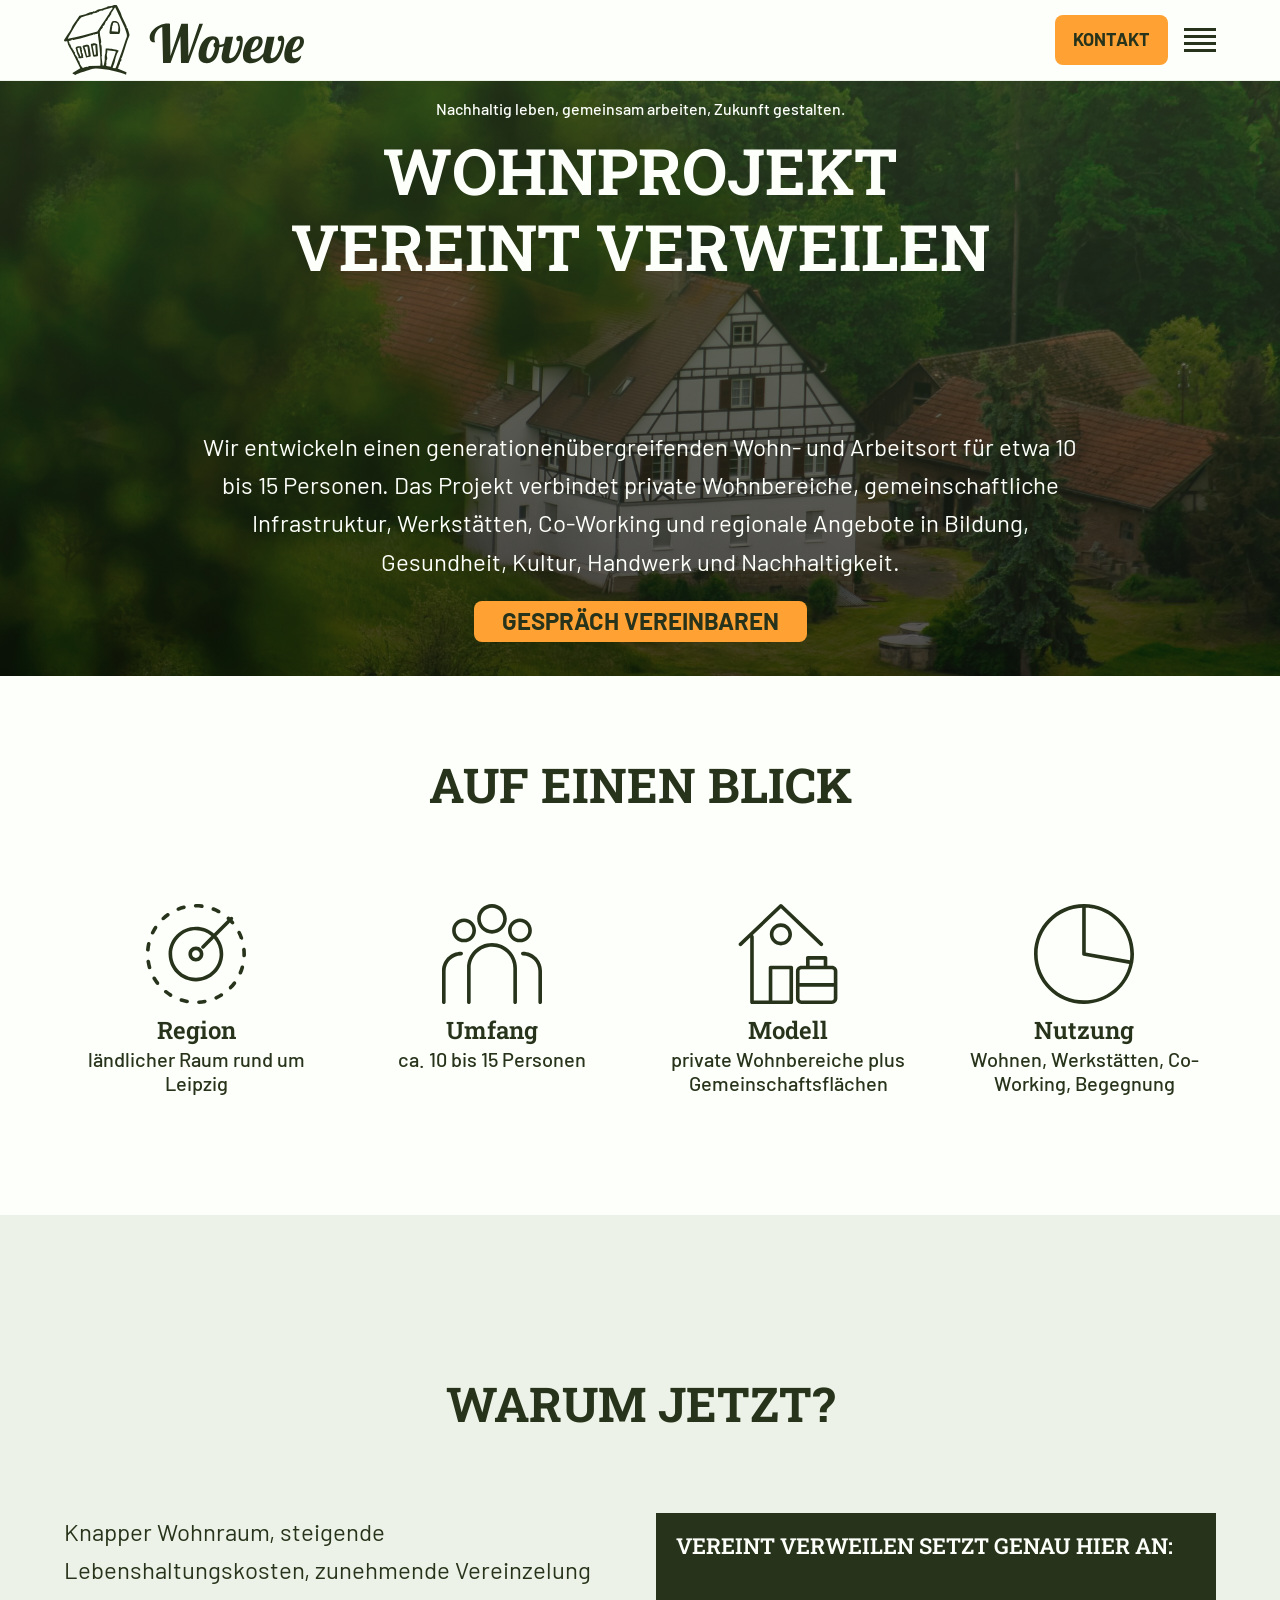
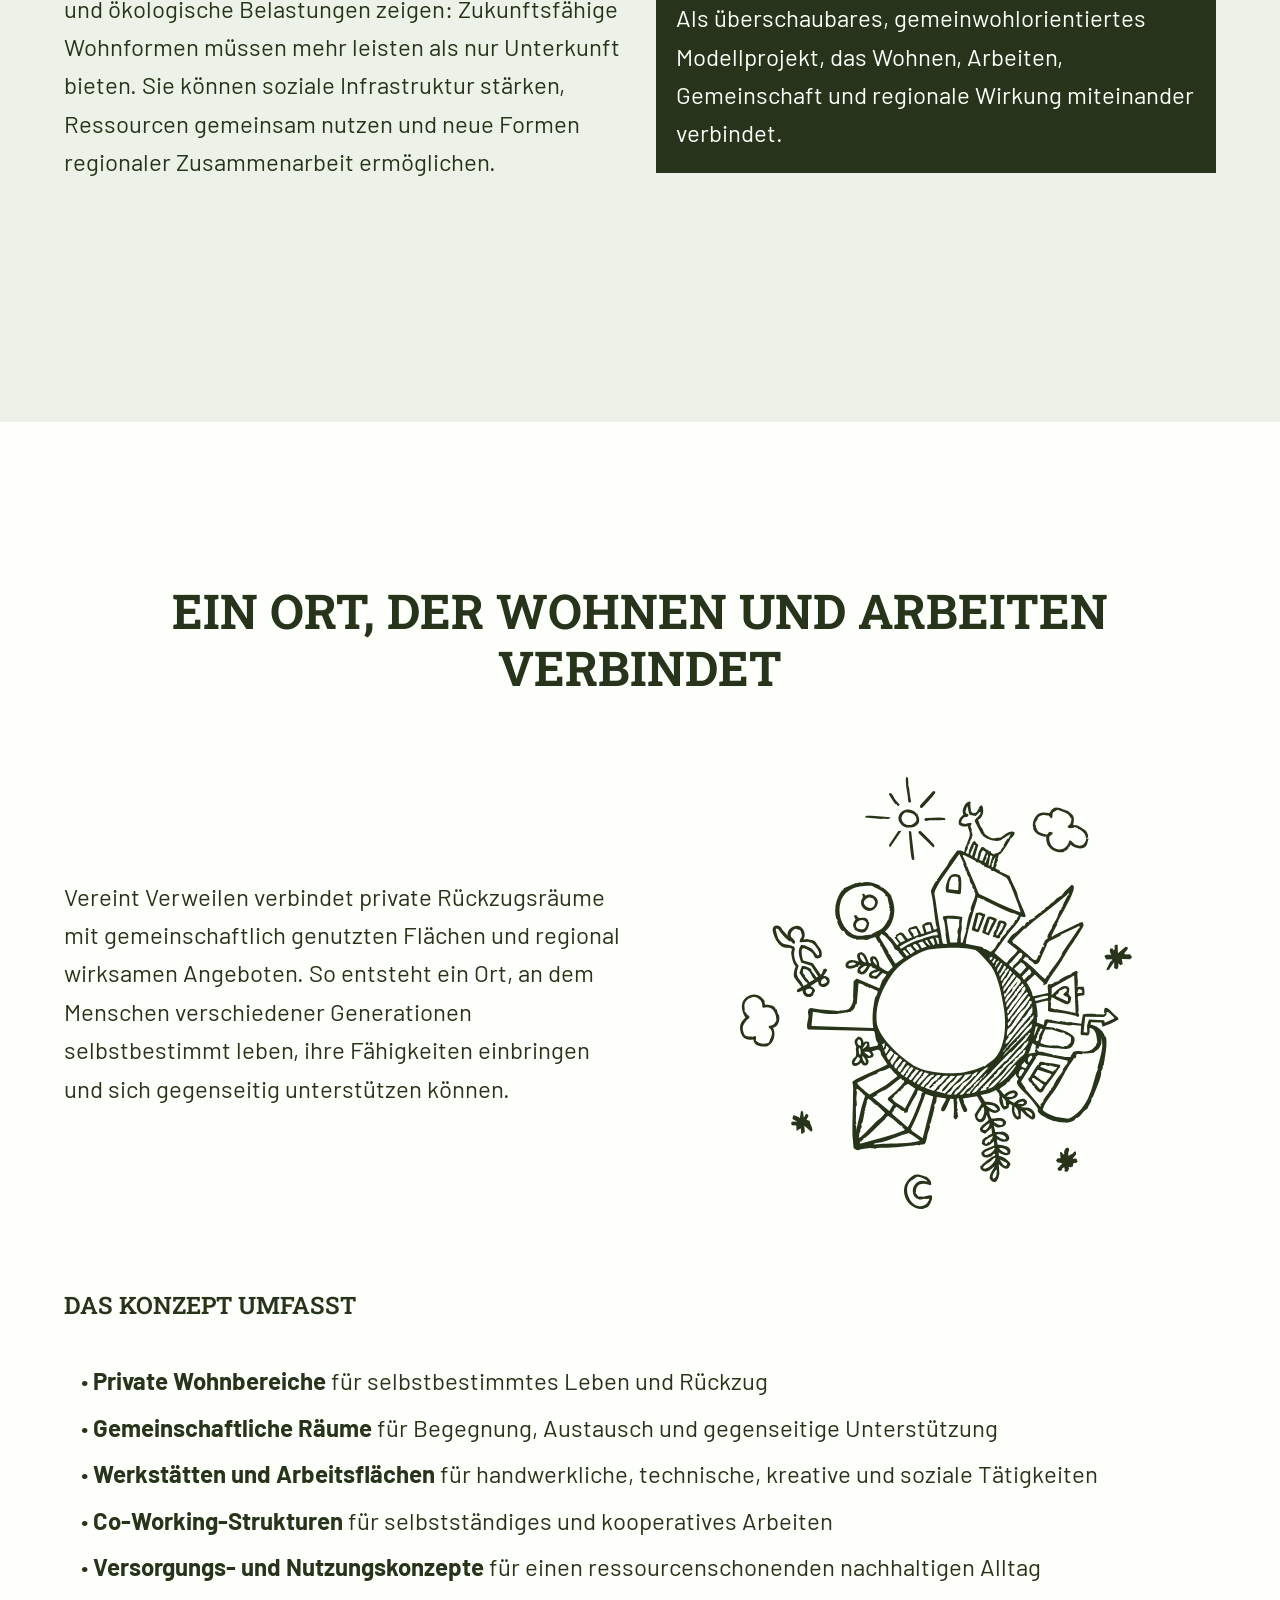
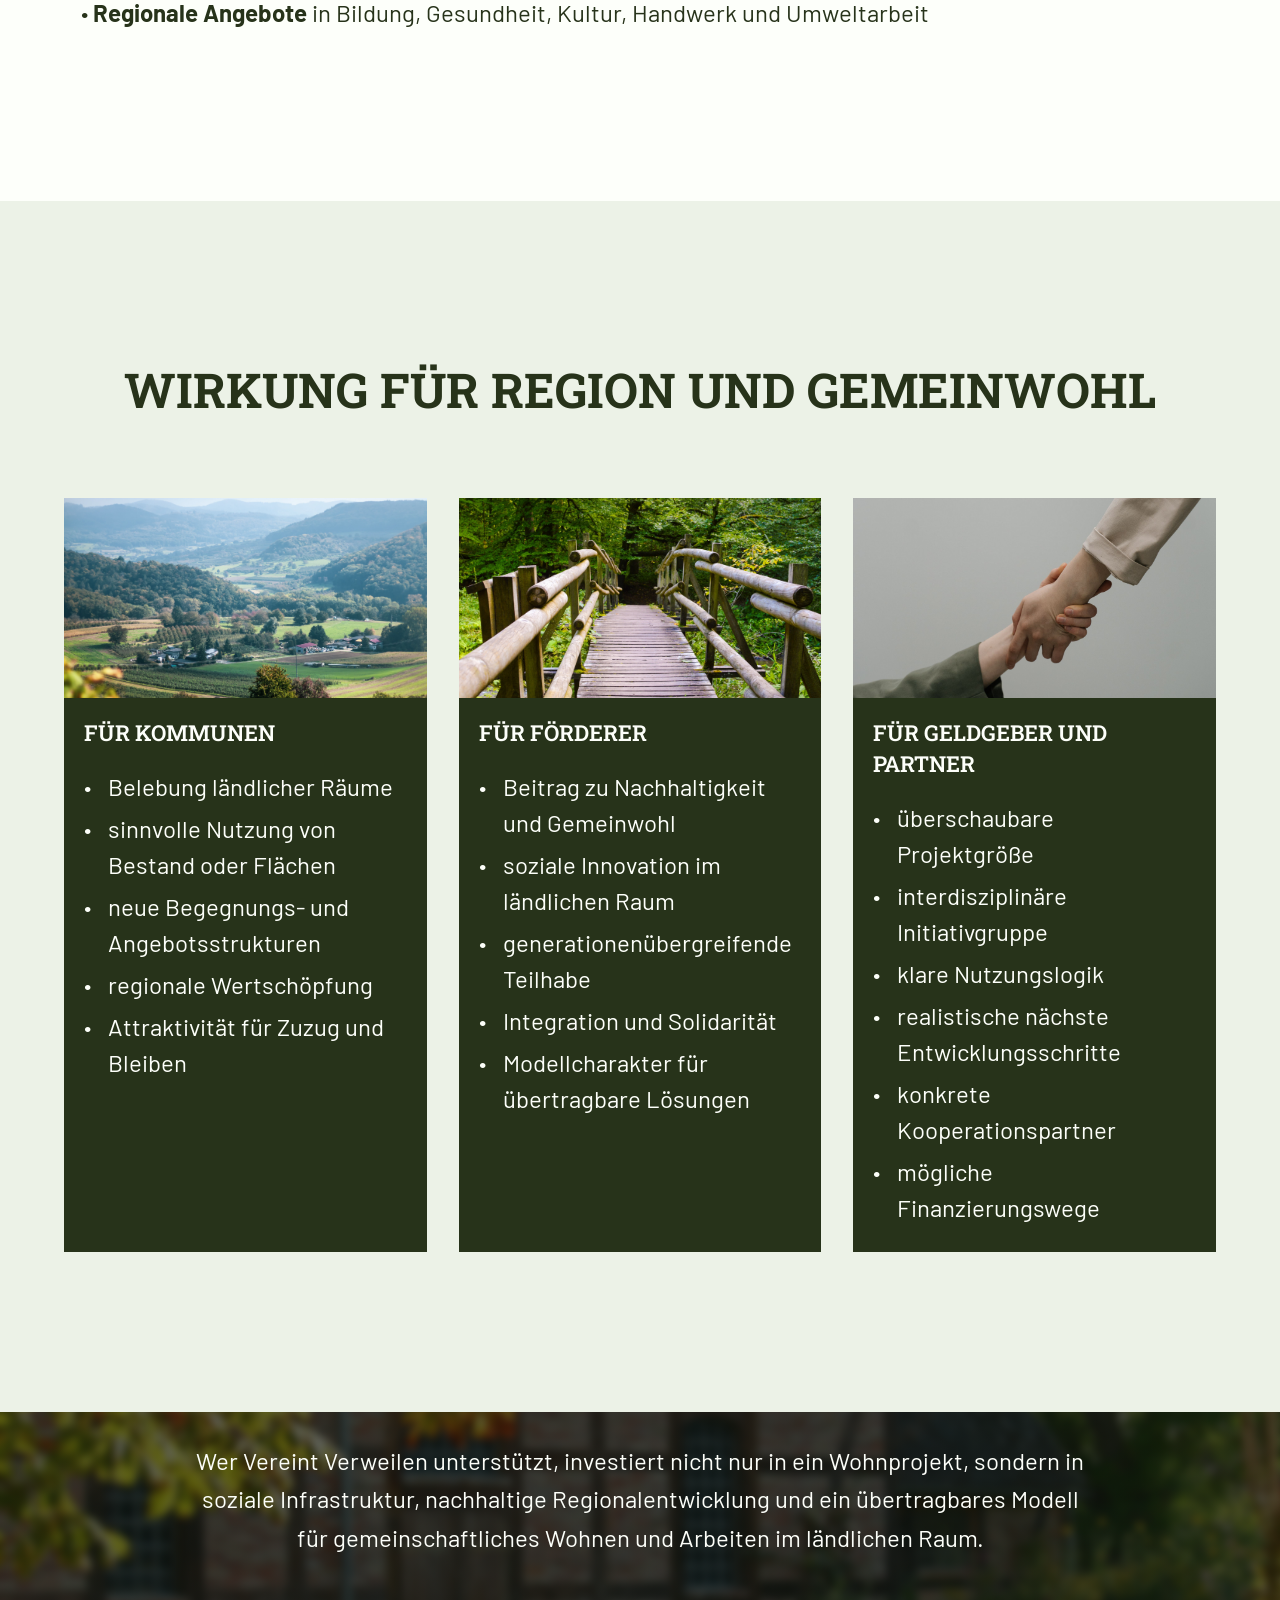
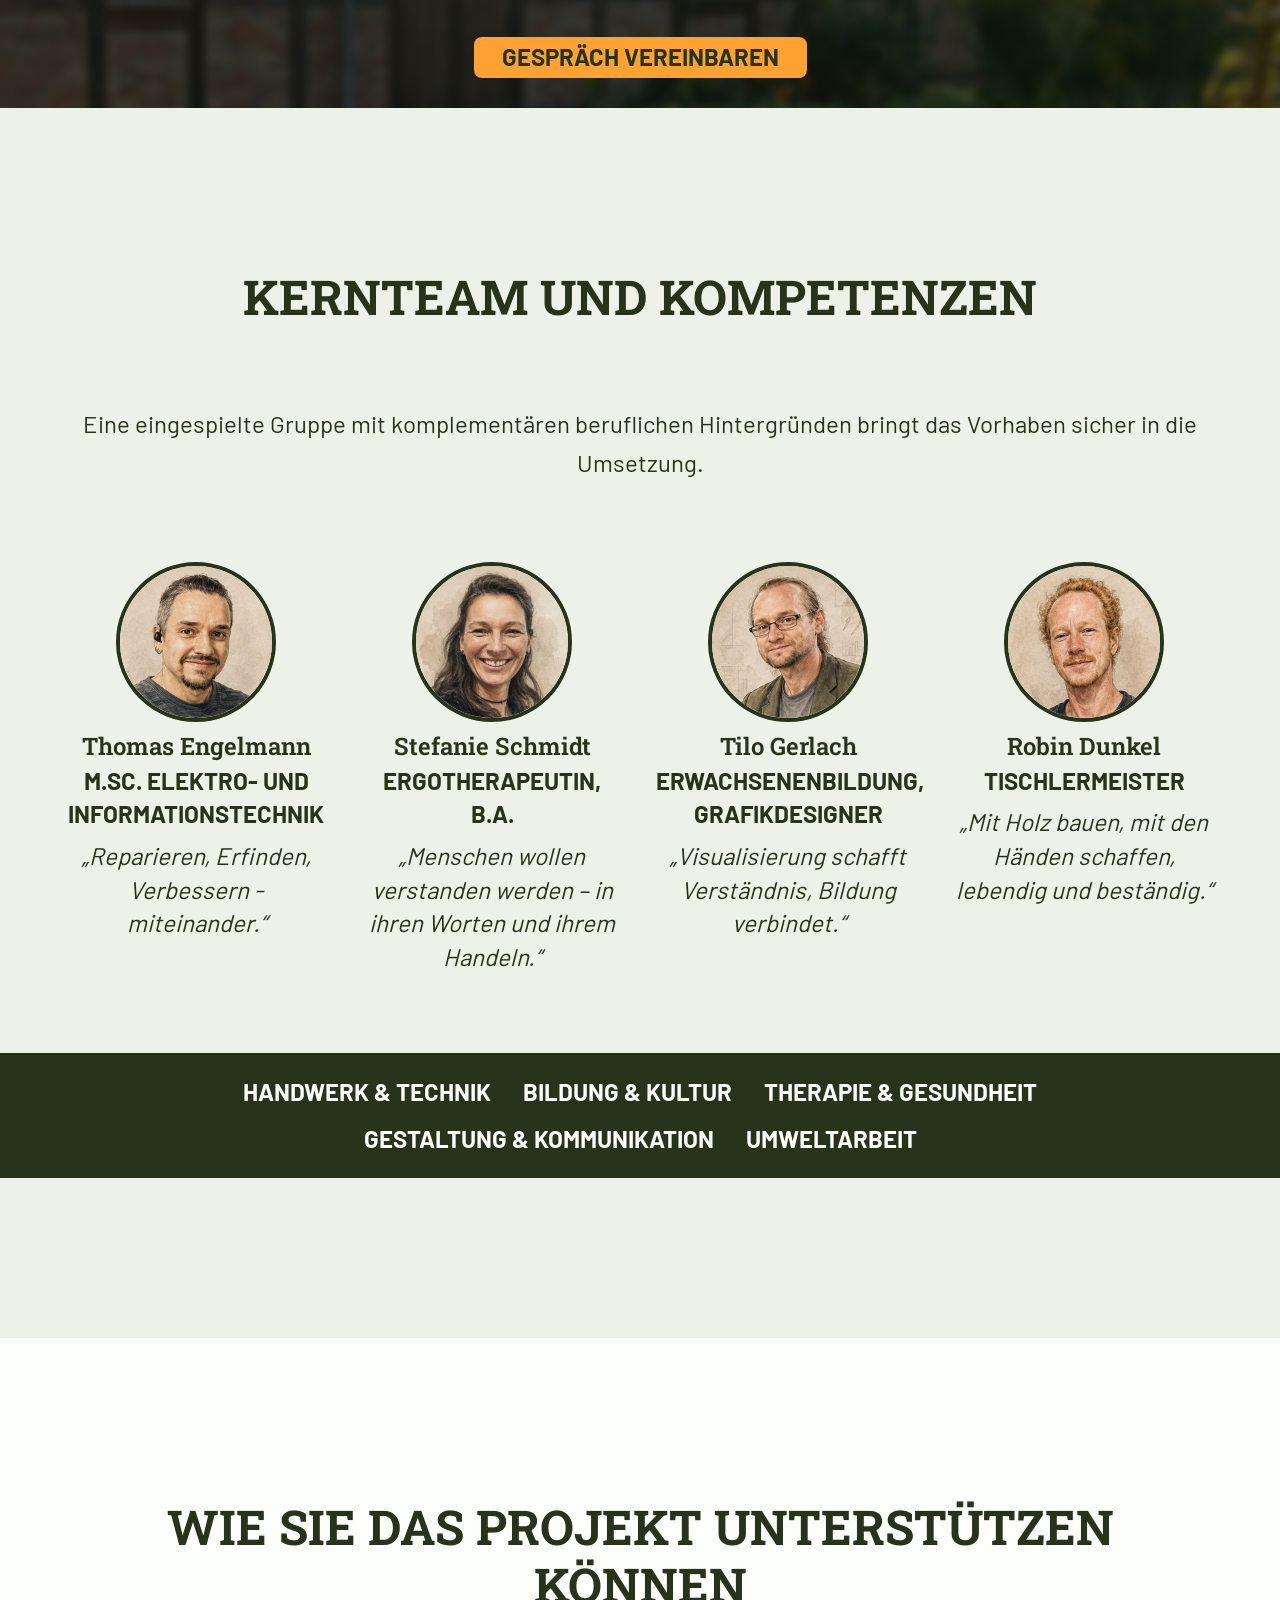
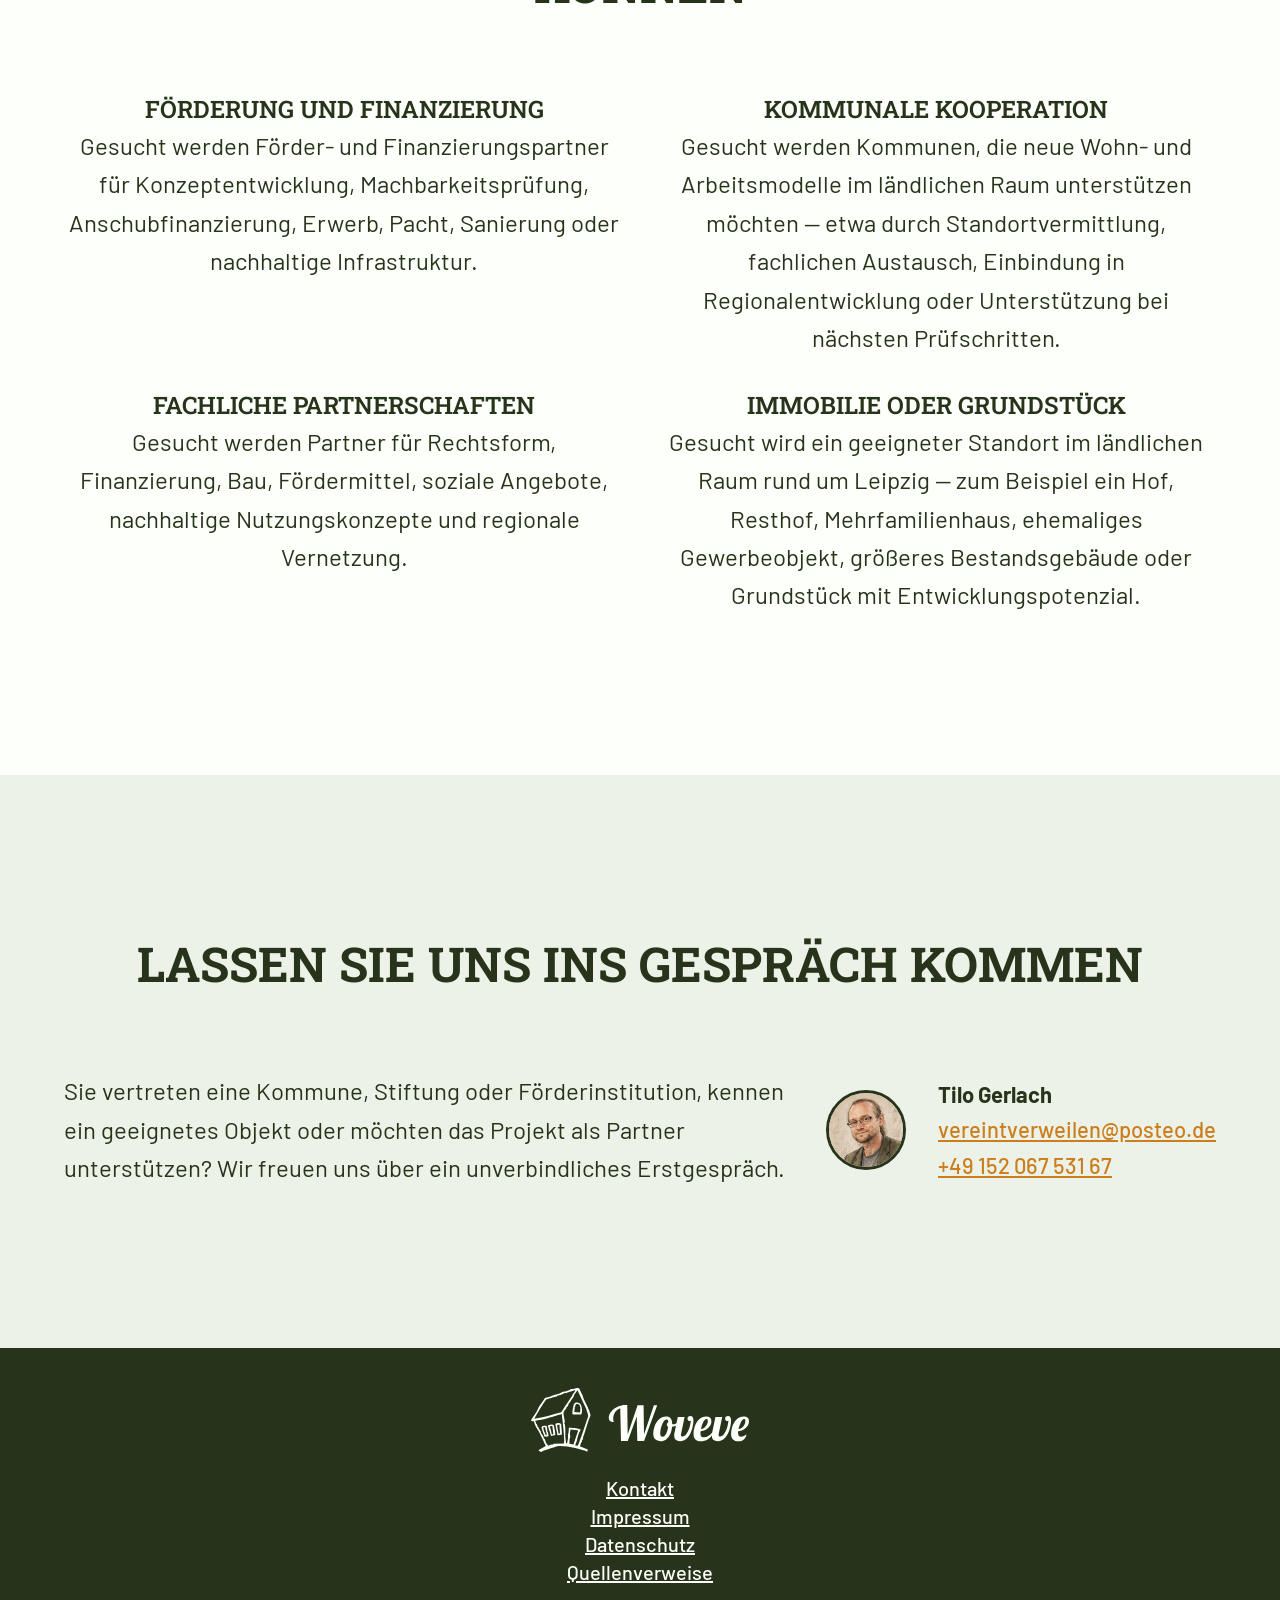
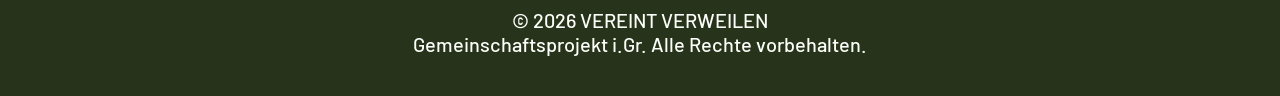
<file: index.html>
<!doctype html>
<html lang="de">
  <head>
    <meta charset="UTF-8" />
    <meta name="viewport" content="width=device-width, initial-scale=1.0" />

    <!-- Open Graph: tells platforms that this is a website -->
    <meta property="og:type" content="website" />
    <!-- Open Graph: language/region of the page -->
    <meta property="og:locale" content="de_DE" />
    <!-- Open Graph: the canonical URL of the website -->
    <meta property="og:url" content="https://vereint-verweilen.de/" />
    <!-- Open Graph: title shown in link previews -->
    <meta property="og:title" content="Wohnprojekt Vereint Verweilen" />
    <!-- Open Graph: description shown in link previews -->
    <meta
      property="og:description"
      content="Generationenübergreifender Wohn- und Arbeitsort im ländlichen Raum rund um Leipzig."
    />
    <!-- Open Graph: image shown in link previews -->
    <meta
      property="og:image"
      content="https://vereint-verweilen.de/images/og-image.jpg"
    />

    <title>Wohnprojekt Vereint Verweilen</title>
    <meta
      name="description"
      content="Generationenübergreifender Wohn- und Arbeitsort im ländlichen Raum rund um Leipzig."
    />

    <!-- Canonical URL: tells search engines which URL is the official version -->
    <link rel="canonical" href="https://vereint-verweilen.de/" />
    
    <link rel="stylesheet" href="fonts/fonts.css" />
    <link rel="stylesheet" href="style.css" />
    
    <link rel="icon" href="/images/favicon.svg" type="image/svg+xml" />
    <link rel="apple-touch-icon" href="/images/apple-touch-icon.png" />
    
    <script src="script.js"></script>

  </head>

  <body>
    <!-- Navigation -->
    <header class="navigation">
      <div class="container">
        <a href="#top">
          <img src="images/logo-woveve.svg" alt="Woveve Logo" />
        </a>

        <nav>
          <ul>
            <li><a href="#project">Projekt</a></li>
            <li><a href="#why-now">Warum jetzt?</a></li>
            <li><a href="#offer">Angebot</a></li>
            <li><a href="#impact">Wirkung</a></li>
            <li><a href="#team">Über uns</a></li>
            <li><a href="#support">Unterstützung</a></li>
          </ul>
        </nav>

        <a href="#contact" class="button">Kontakt</a>

        <!-- Hamburger Menue Button -->
        <button class="menu-toggle" type="button" aria-label="Menü öffnen">
          <span></span>
          <span></span>
          <span></span>
          <span></span>
        </button>
      </div>
    </header>

    <main id="top">
      <!-- Hero -->
      <section class="hero" id="project">
        <div class="container">
          <div class="hero-top">
            <p class="lead">
              Nachhaltig leben, gemeinsam arbeiten, Zukunft gestalten.
            </p>

            <h1>WOHNPROJEKT<br />VEREINT VERWEILEN</h1>
          </div>

          <div class="hero-bottom">
            <p>
              Wir entwickeln einen generationenübergreifenden Wohn- und
              Arbeitsort für etwa 10 bis 15 Personen. Das Projekt verbindet
              private Wohnbereiche, gemeinschaftliche Infrastruktur,
              Werkstätten, Co-Working und regionale Angebote in Bildung,
              Gesundheit, Kultur, Handwerk und Nachhaltigkeit.
            </p>

            <a href="#contact" class="button">Gespräch vereinbaren</a>
          </div>
        </div>
      </section>

      <!-- Auf einen Blick -->
      <section class="overview">
        <div class="container">
          <h2>Auf einen Blick</h2>

          <div class="grid">
            <div>
              <img src="images/icon-region.svg" alt="" />
              <p class="title">Region</p>
              <p class="small">ländlicher Raum rund um Leipzig</p>
            </div>

            <div>
              <img src="images/icon-umfang.svg" alt="" />
              <p class="title">Umfang</p>
              <p class="small">ca. 10 bis 15 Personen</p>
            </div>

            <div>
              <img src="images/icon-modell.svg" alt="" />
              <p class="title">Modell</p>
              <p class="small">
                private Wohnbereiche plus Gemeinschaftsflächen
              </p>
            </div>

            <div>
              <img src="images/icon-nutzung.svg" alt="" />
              <p class="title">Nutzung</p>
              <p class="small">Wohnen, Werkstätten, Co-Working, Begegnung</p>
            </div>
          </div>
        </div>
      </section>

      <!-- Warum jetzt -->
      <section class="light-secondary" id="why-now">
        <div class="container">
          <h2>Warum jetzt?</h2>

          <div class="two-column">
            <p>
              Knapper Wohnraum, steigende Lebenshaltungskosten, zunehmende
              Vereinzelung und ökologische Belastungen zeigen: Zukunftsfähige
              Wohnformen müssen mehr leisten als nur Unterkunft bieten. Sie
              können soziale Infrastruktur stärken, Ressourcen gemeinsam nutzen
              und neue Formen regionaler Zusammenarbeit ermöglichen.
            </p>

            <div class="text-box">
              <h3>Vereint Verweilen setzt genau hier an:</h3>
              <p>
                Als überschaubares, gemeinwohlorientiertes Modellprojekt, das
                Wohnen, Arbeiten, Gemeinschaft und regionale Wirkung miteinander
                verbindet.
              </p>
            </div>
          </div>
        </div>
      </section>

      <!-- Angebot -->
      <section id="offer">
        <div class="container">
          <h2>Ein Ort, der Wohnen und Arbeiten verbindet</h2>

          <div class="two-column">
            <p>
              Vereint Verweilen verbindet private Rückzugsräume mit
              gemeinschaftlich genutzten Flächen und regional wirksamen
              Angeboten. So entsteht ein Ort, an dem Menschen verschiedener
              Generationen selbstbestimmt leben, ihre Fähigkeiten einbringen und
              sich gegenseitig unterstützen können.
            </p>

            <div>
              <img
                src="images/schaubild-planet.svg"
                alt="Illustration des Konzepts"
              />
            </div>
          </div>

          <h3 class="title" style="margin-top: var(--text-spacing)">
            DAS KONZEPT UMFASST
          </h3>

          <ul class="concept">
            <li>
              <strong>Private Wohnbereiche</strong> für selbstbestimmtes Leben
              und Rückzug
            </li>

            <li>
              <strong>Gemeinschaftliche Räume</strong> für Begegnung, Austausch
              und gegenseitige Unterstützung
            </li>

            <li>
              <strong>Werkstätten und Arbeitsflächen</strong> für handwerkliche,
              technische, kreative und soziale Tätigkeiten
            </li>

            <li>
              <strong>Co-Working-Strukturen</strong> für selbstständiges und
              kooperatives Arbeiten
            </li>

            <li>
              <strong>Versorgungs- und Nutzungskonzepte</strong> für einen
              ressourcenschonenden nachhaltigen Alltag
            </li>

            <li>
              <strong>Regionale Angebote</strong> in Bildung, Gesundheit,
              Kultur, Handwerk und Umweltarbeit
            </li>
          </ul>
        </div>
      </section>

      <!-- Wirkung -->
      <section class="light-secondary" id="impact">
        <div class="container">
          <h2>Wirkung für Region und Gemeinwohl</h2>

          <div class="grid" style="margin-top: var(--text-spacing)">
            <article class="card">
              <img src="images/wirkung-kommunen-weinberg.jpg" alt="" />

              <details>
                <summary>Für Kommunen</summary>

                <div>
                  <ul>
                    <li>Belebung ländlicher Räume</li>
                    <li>sinnvolle Nutzung von Bestand oder Flächen</li>
                    <li>neue Begegnungs- und Angebotsstrukturen</li>
                    <li>regionale Wertschöpfung</li>
                    <li>Attraktivität für Zuzug und Bleiben</li>
                  </ul>
                </div>
              </details>
            </article>

            <article class="card">
              <img src="images/wirkung-foerderer-bruecke.jpg" alt="" />

              <details>
                <summary>Für Förderer</summary>

                <div>
                  <ul>
                    <li>Beitrag zu Nachhaltigkeit und Gemeinwohl</li>
                    <li>soziale Innovation im ländlichen Raum</li>
                    <li>generationenübergreifende Teilhabe</li>
                    <li>Integration und Solidarität</li>
                    <li>Modellcharakter für übertragbare Lösungen</li>
                  </ul>
                </div>
              </details>
            </article>

            <article class="card">
              <img src="images/wirkung-geldgeber-hand-halten.jpg" alt="" />

              <details>
                <summary>Für Geldgeber und Partner</summary>

                <div>
                  <ul>
                    <li>überschaubare Projektgröße</li>
                    <li>interdisziplinäre Initiativgruppe</li>
                    <li>klare Nutzungslogik</li>
                    <li>realistische nächste Entwicklungsschritte</li>
                    <li>konkrete Kooperationspartner</li>
                    <li>mögliche Finanzierungswege</li>
                  </ul>
                </div>
              </details>
            </article>
          </div>
        </div>
      </section>

      <!-- Banner -->
      <section class="banner">
        <div class="container">
          <p>
            Wer Vereint Verweilen unterstützt, investiert nicht nur in ein
            Wohnprojekt, sondern in soziale Infrastruktur, nachhaltige
            Regionalentwicklung und ein übertragbares Modell für
            gemeinschaftliches Wohnen und Arbeiten im ländlichen Raum.
          </p>

          <a href="#contact" class="button">Gespräch vereinbaren</a>
        </div>
      </section>

      <!-- Team -->
      <section class="light-secondary team" id="team">
        <div class="container">
          <h2>Kernteam und Kompetenzen</h2>

          <p>
            Eine eingespielte Gruppe mit komplementären beruflichen
            Hintergründen bringt das Vorhaben sicher in die Umsetzung.
          </p>

          <div class="grid">
            <div class="person">
              <img src="images/thomas.png" alt="Thomas Engelmann" />
              <p class="title" style="margin-bottom: 0">Thomas Engelmann</p>
              <p class="role">M.Sc. Elektro- und Informationstechnik</p>
              <p class="quote">
                „Reparieren, Erfinden, Verbessern - miteinander.“
              </p>
            </div>

            <div class="person">
              <img src="images/stefanie.png" alt="Stefanie Schmidt" />
              <p class="title" style="margin-bottom: 0">Stefanie Schmidt</p>
              <p class="role">Ergotherapeutin, B.A.</p>
              <p class="quote">
                „Menschen wollen verstanden werden – in ihren Worten und ihrem
                Handeln.“
              </p>
            </div>

            <div class="person">
              <img src="images/tilo.png" alt="Tilo Gerlach" />
              <p class="title" style="margin-bottom: 0">Tilo Gerlach</p>
              <p class="role">Erwachsenenbildung, Grafikdesigner</p>
              <p class="quote">
                „Visualisierung schafft Verständnis, Bildung verbindet.“
              </p>
            </div>

            <div class="person">
              <img src="images/robin.png" alt="Robin Dunkel" />
              <p class="title" style="margin-bottom: 0">Robin Dunkel</p>
              <p class="role">Tischlermeister</p>
              <p class="quote">
                „Mit Holz bauen, mit den Händen schaffen, lebendig und
                beständig.“
              </p>
            </div>
          </div>
        </div>

        <div class="skills">
          <ul>
            <li>Handwerk &amp; Technik</li>
            <li>Bildung &amp; Kultur</li>
            <li>Therapie &amp; Gesundheit</li>
            <li>Gestaltung &amp; Kommunikation</li>
            <li>Umweltarbeit</li>
          </ul>
        </div>
      </section>

      <!-- Unterstützung -->
      <section class="support" id="support">
        <div class="container">
          <h2>Wie Sie das Projekt unterstützen können</h2>

          <div class="grid">
            <div>
              <h3 class="title">Förderung und Finanzierung</h3>
              <p>
                Gesucht werden Förder- und Finanzierungspartner für
                Konzeptentwicklung, Machbarkeitsprüfung, Anschubfinanzierung,
                Erwerb, Pacht, Sanierung oder nachhaltige Infrastruktur.
              </p>
            </div>

            <div>
              <h3 class="title">Kommunale Kooperation</h3>
              <p>
                Gesucht werden Kommunen, die neue Wohn- und Arbeitsmodelle im
                ländlichen Raum unterstützen möchten — etwa durch
                Standortvermittlung, fachlichen Austausch, Einbindung in
                Regionalentwicklung oder Unterstützung bei nächsten
                Prüfschritten.
              </p>
            </div>

            <div>
              <h3 class="title">Fachliche Partnerschaften</h3>
              <p>
                Gesucht werden Partner für Rechtsform, Finanzierung, Bau,
                Fördermittel, soziale Angebote, nachhaltige Nutzungskonzepte und
                regionale Vernetzung.
              </p>
            </div>

            <div>
              <h3 class="title">Immobilie oder Grundstück</h3>
              <p>
                Gesucht wird ein geeigneter Standort im ländlichen Raum rund um
                Leipzig — zum Beispiel ein Hof, Resthof, Mehrfamilienhaus,
                ehemaliges Gewerbeobjekt, größeres Bestandsgebäude oder
                Grundstück mit Entwicklungspotenzial.
              </p>
            </div>
          </div>
        </div>
      </section>

      <!-- Kontakt -->
      <section id="contact" class="light-secondary">
        <div class="container">
          <h2>Lassen Sie uns ins Gespräch kommen</h2>

          <div class="contact-layout">
            <div class="contact-text">
              <p>
                Sie vertreten eine Kommune, Stiftung oder Förderinstitution,
                kennen ein geeignetes Objekt oder möchten das Projekt als
                Partner unterstützen? Wir freuen uns über ein unverbindliches
                Erstgespräch.
              </p>
            </div>

            <div class="contact-box">
              <img src="images/tilo.png" alt="Tilo Gerlach" />

              <p class="lead">
                <strong>Tilo Gerlach</strong><br />
                <a href="mailto:vereintverweilen@posteo.de">
                  vereintverweilen@posteo.de </a
                ><br />
                <a href="tel:+4915206753167">+49 152 067 531 67</a>
              </p>
            </div>
          </div>
        </div>
      </section>
    </main>

    <footer>
      <div class="container">
        <img src="images/logo-woveve-invertiert.svg" alt="Woveve Logo" />

        <ul class="small">
          <li><a href="#contact">Kontakt</a></li>
          <li><a href="impressum.html">Impressum</a></li>
          <li><a href="datenschutz.html">Datenschutz</a></li>
          <li><a href="quellenverweise.html">Quellenverweise</a></li>
        </ul>

        <p class="small">
          © 2026 VEREINT VERWEILEN<br />
          Gemeinschaftsprojekt i.Gr. Alle Rechte vorbehalten.
        </p>
      </div>
    </footer>
  </body>
</html>
</file>
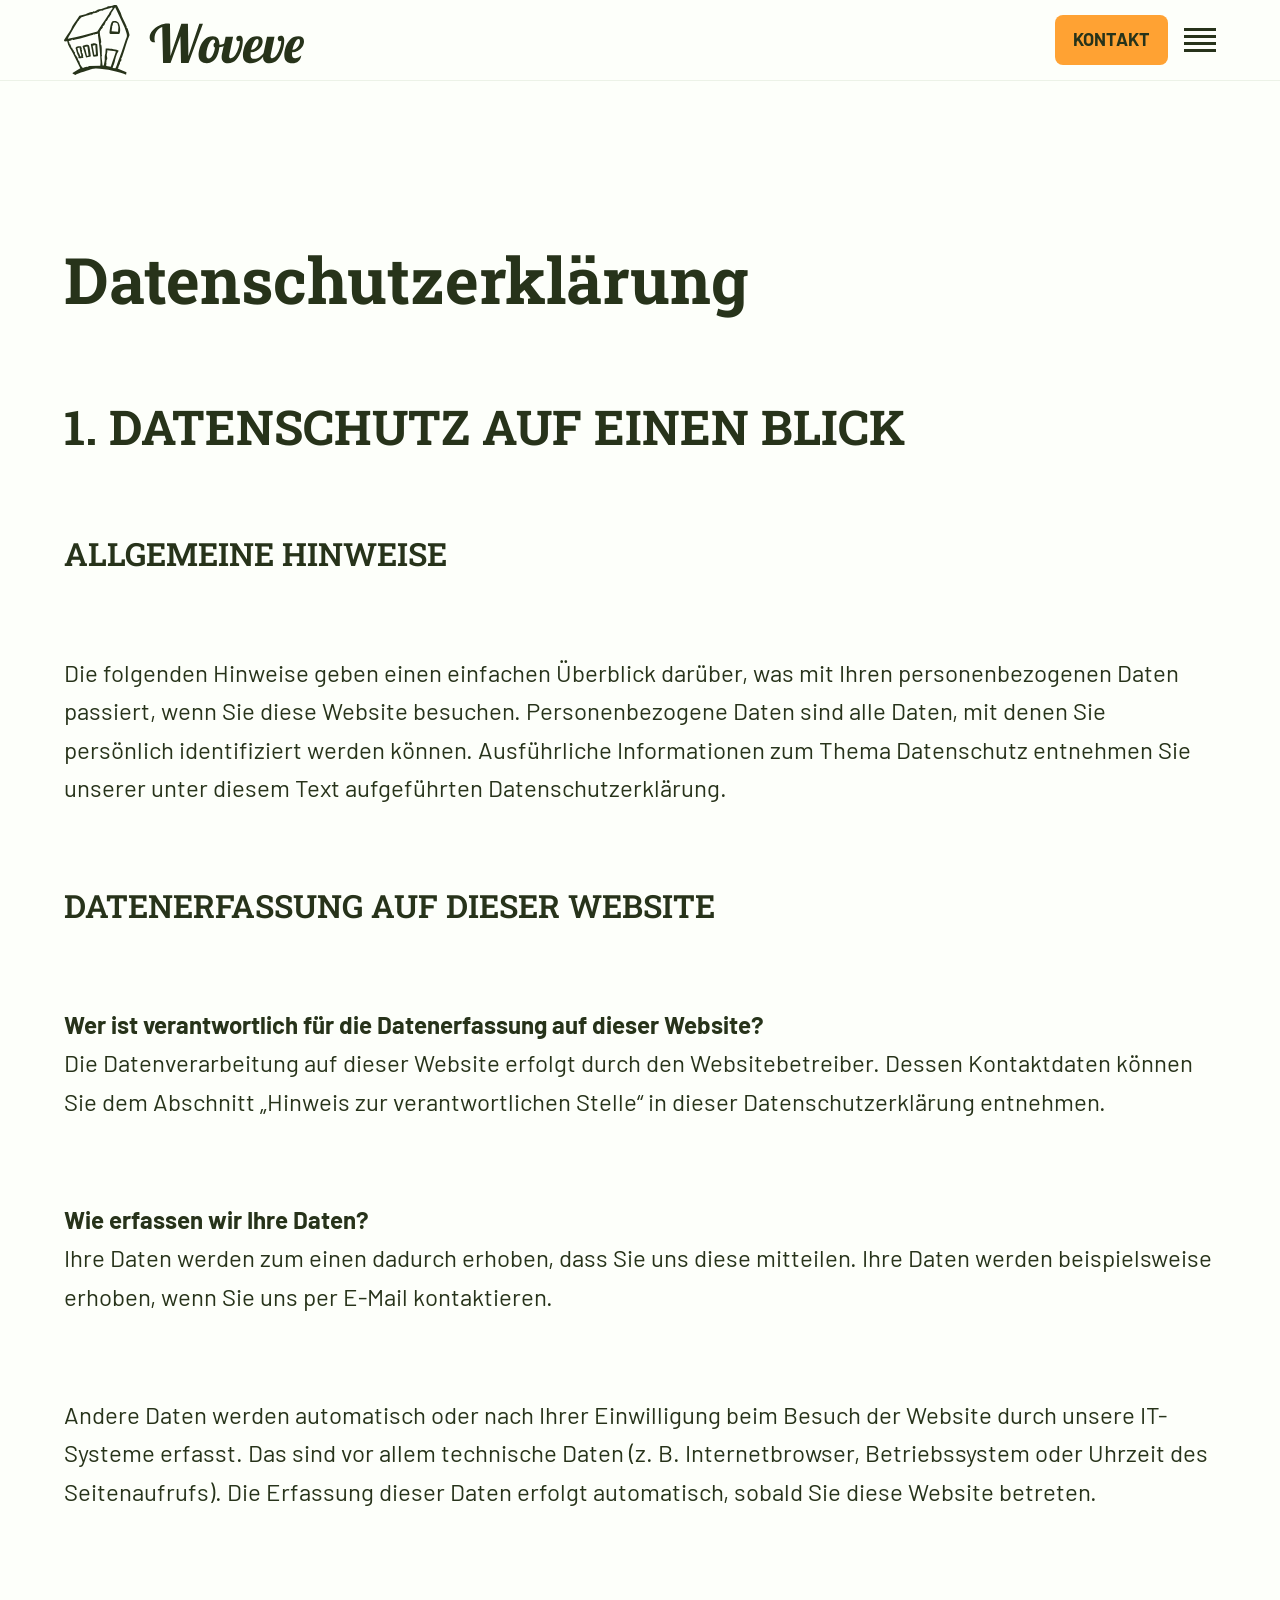
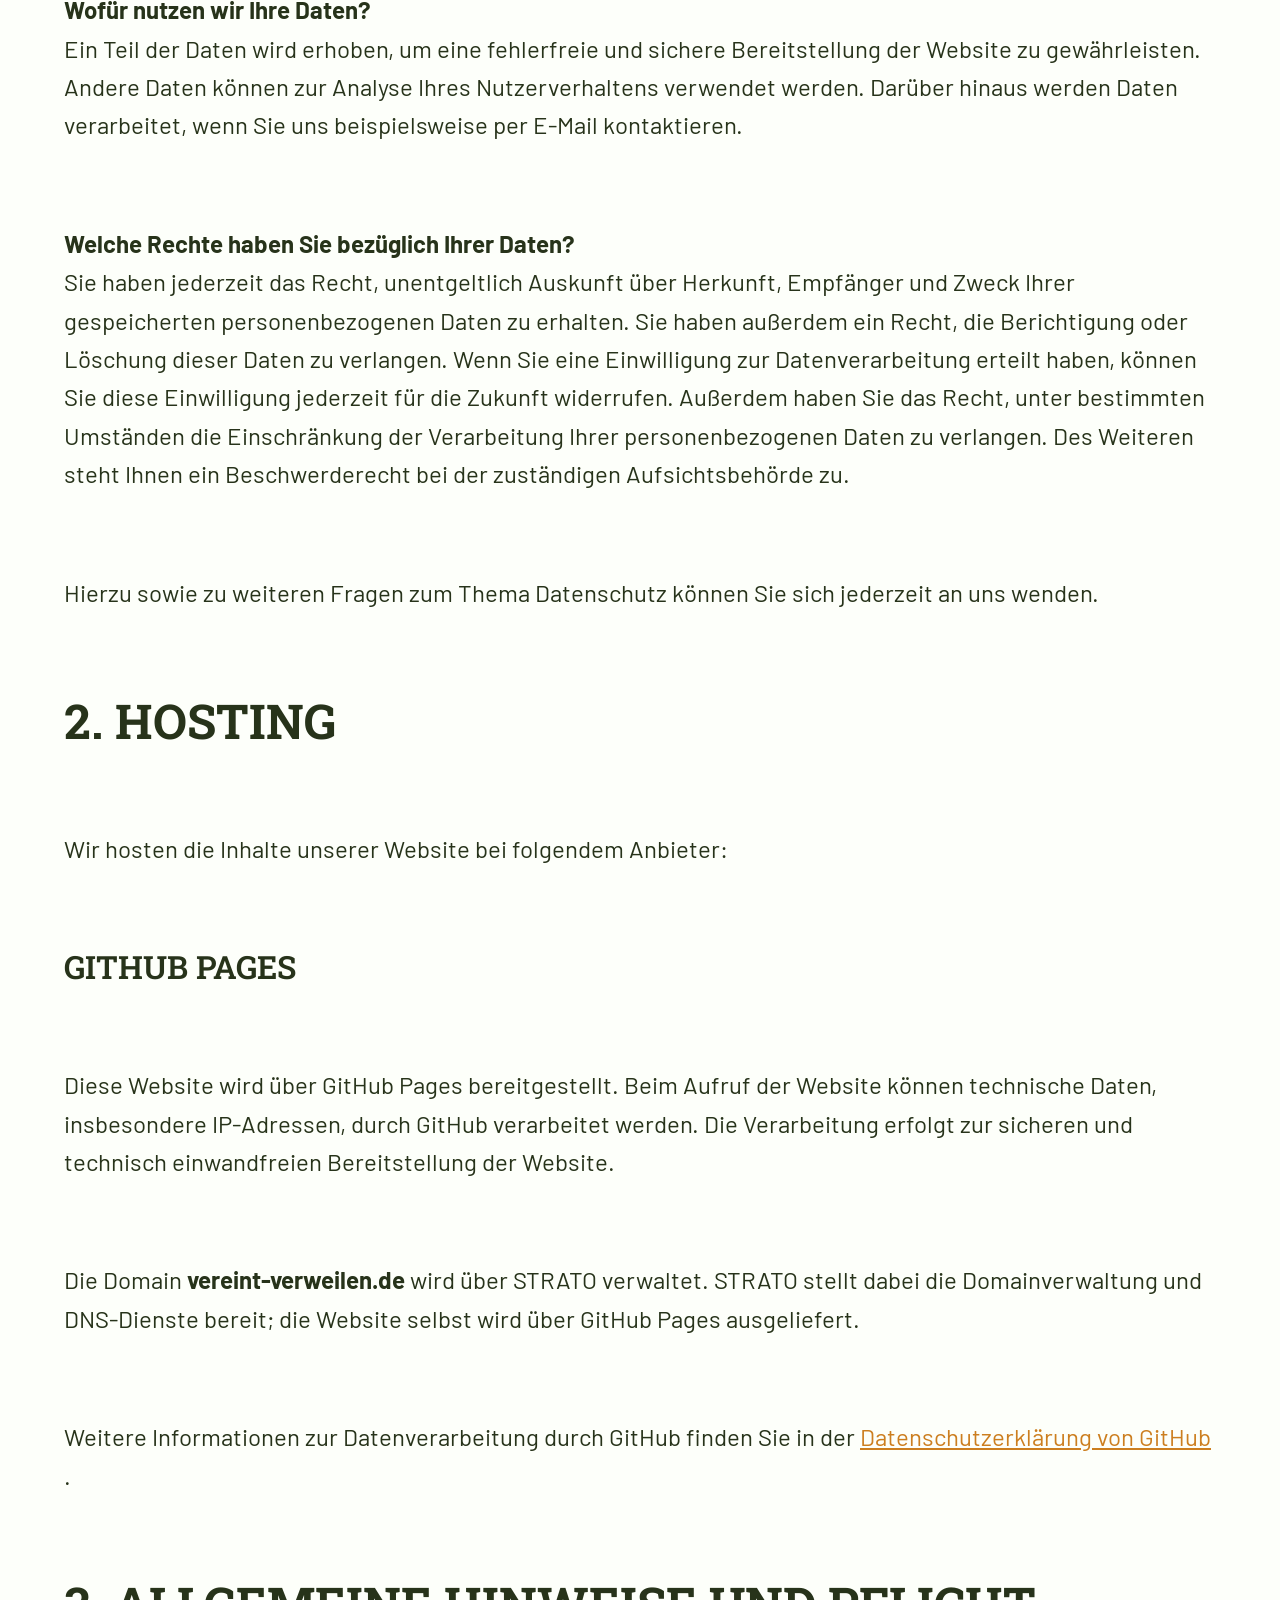
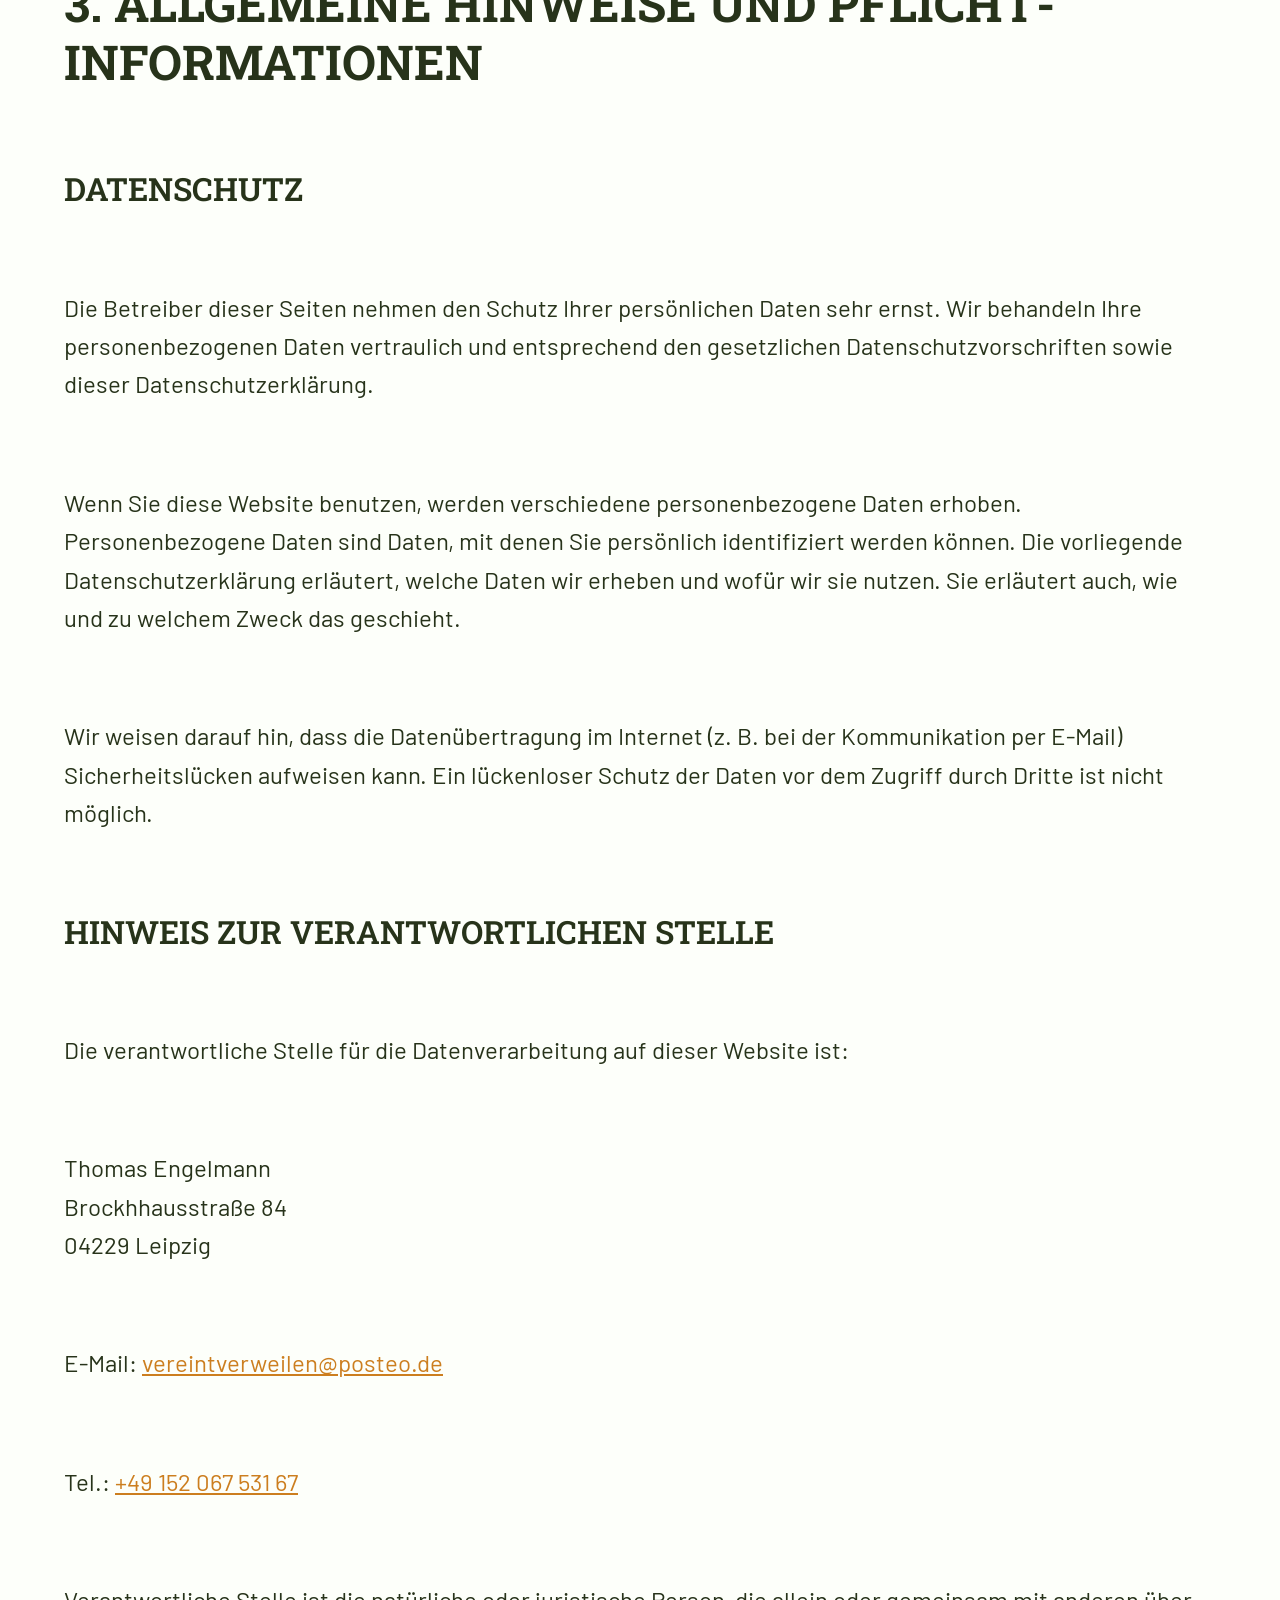
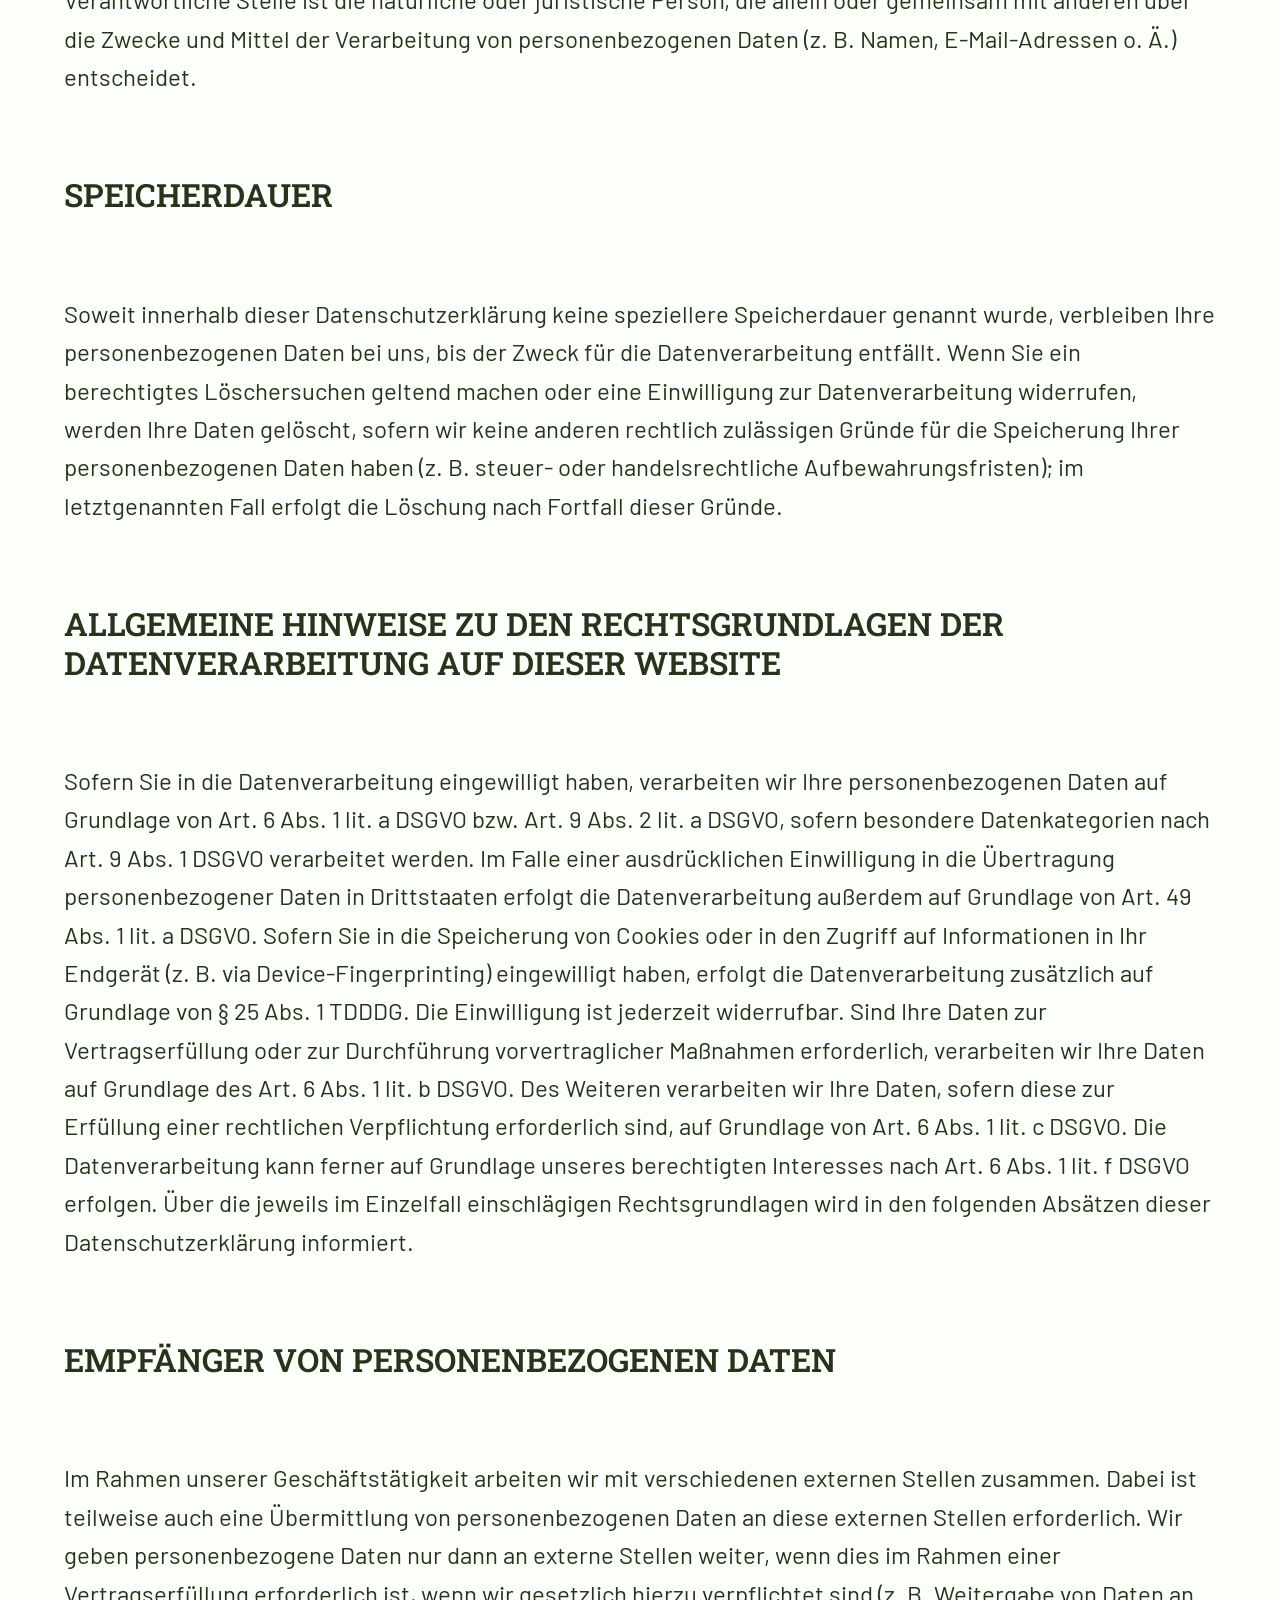
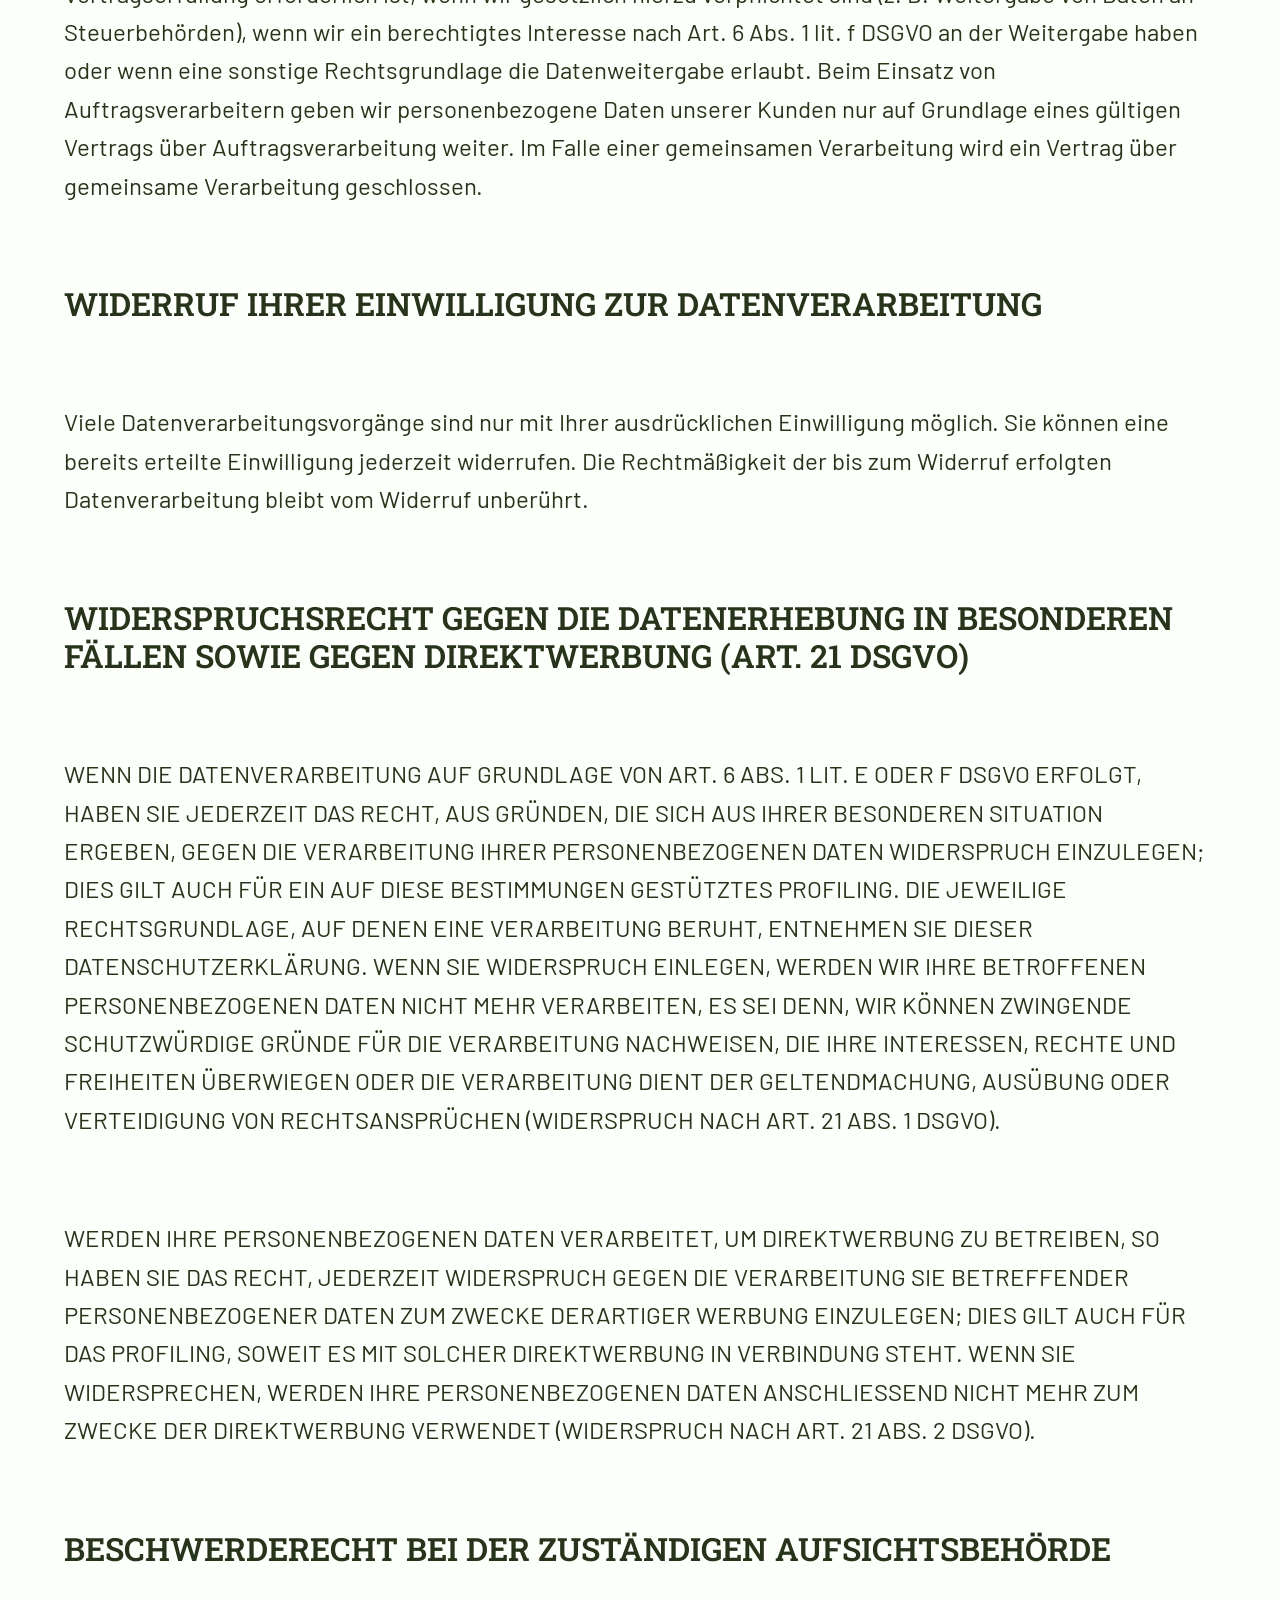
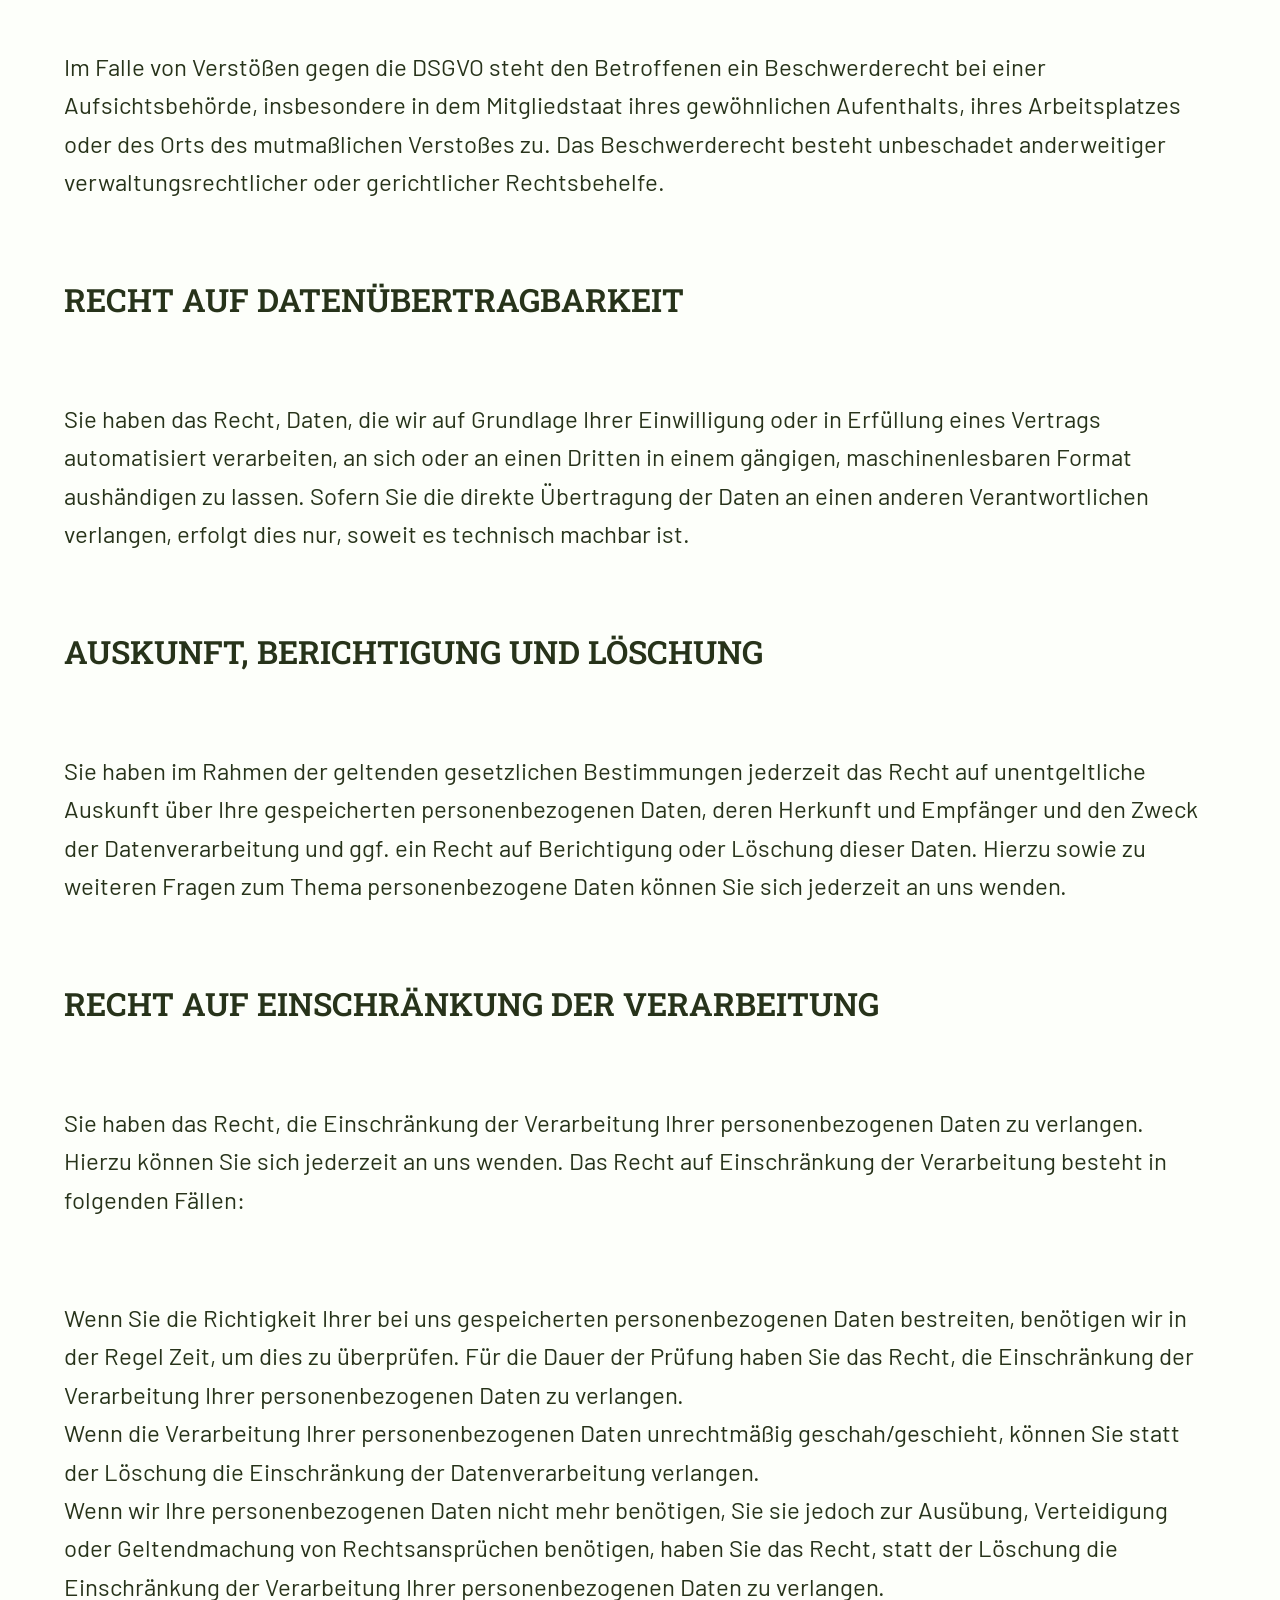
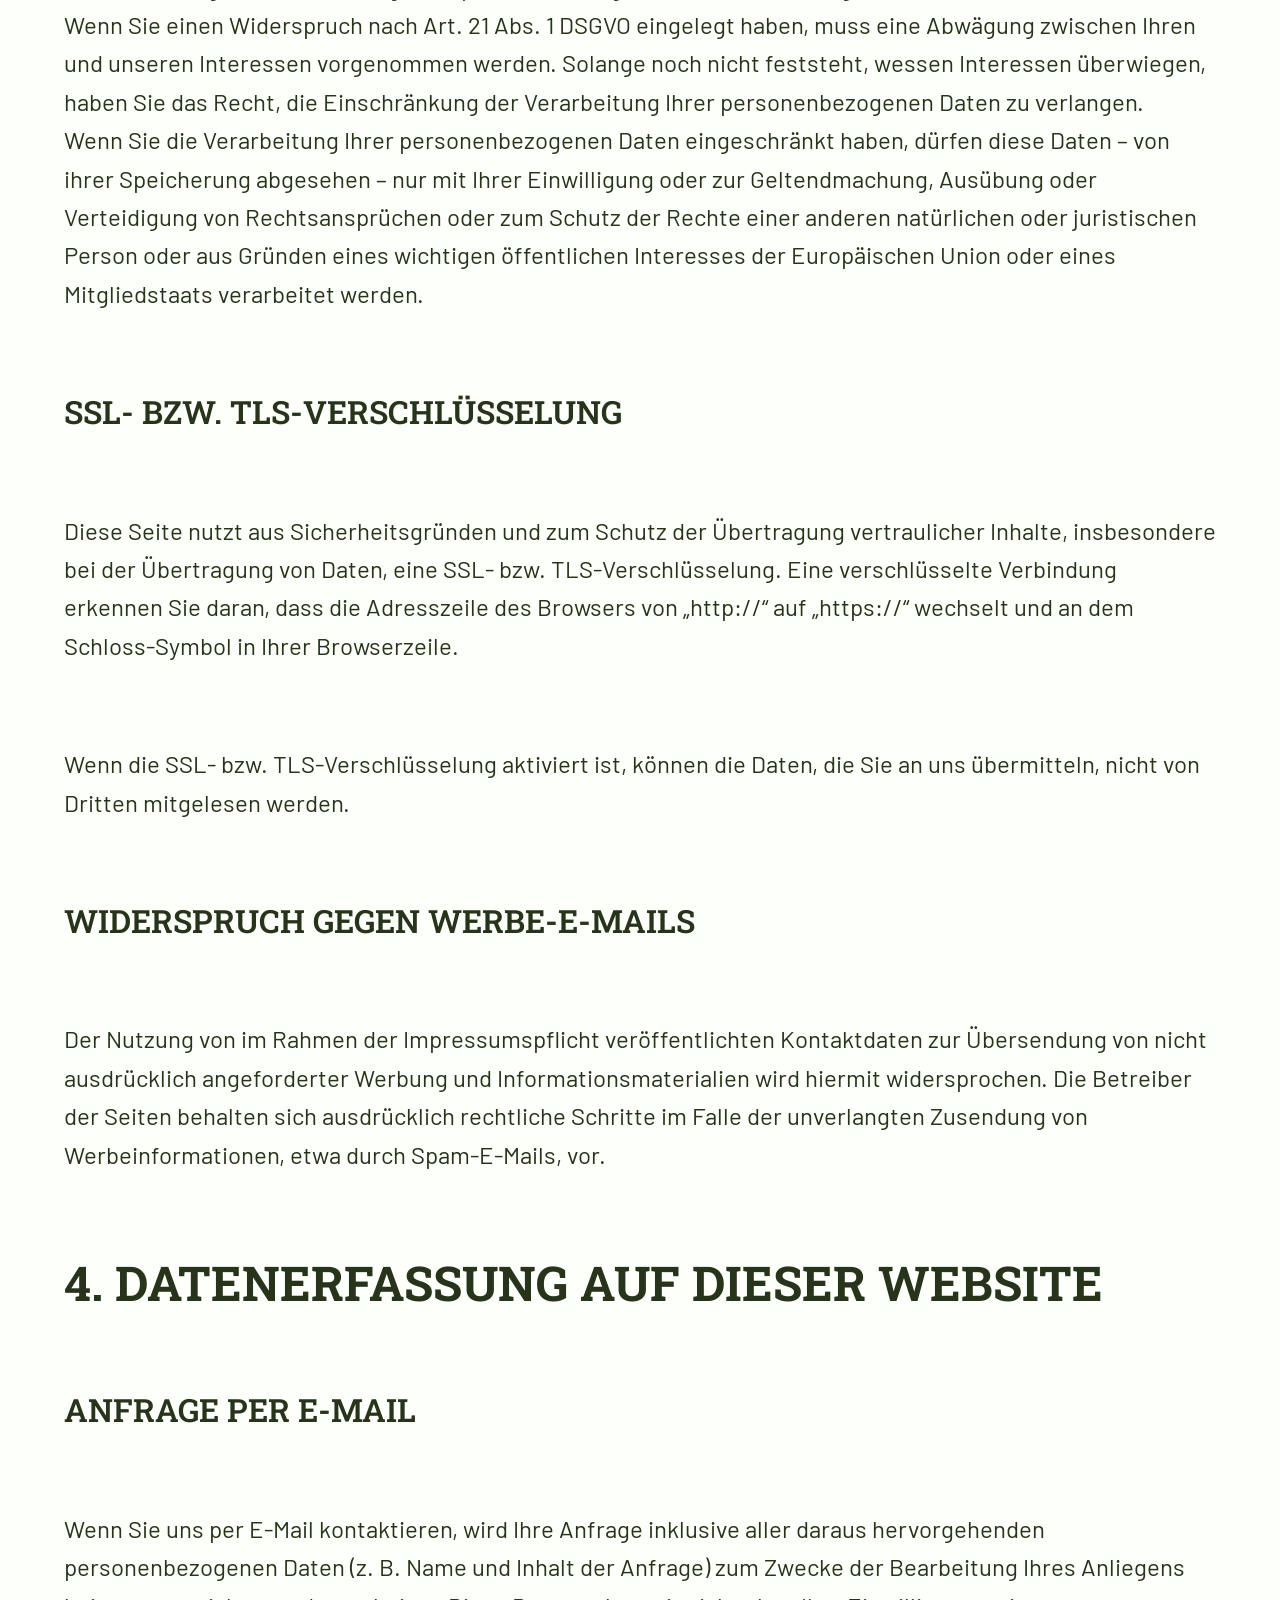
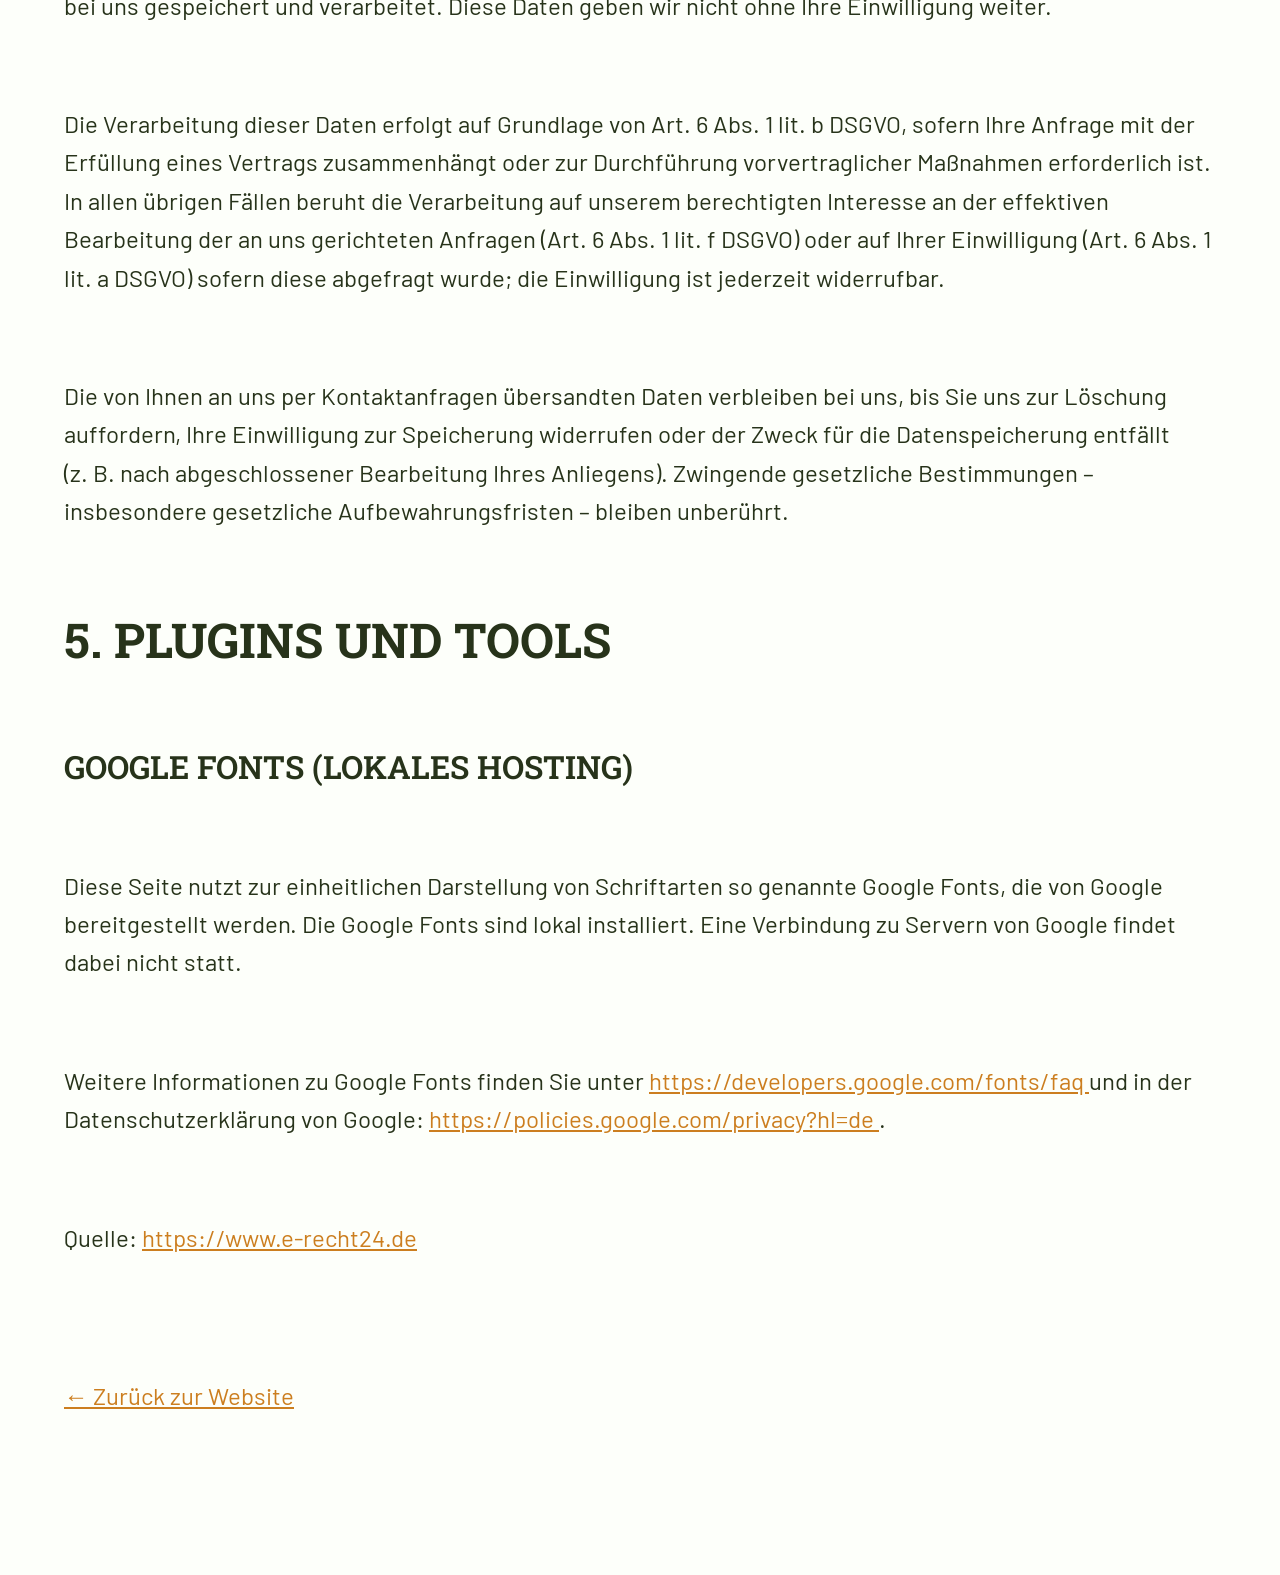
<file: datenschutz.html>
<!doctype html>
<html lang="de">
  <head>
    <meta charset="UTF-8" />
    <meta name="viewport" content="width=device-width, initial-scale=1.0" />
    <title>Datenschutzerkl&auml;rung – Vereint Verweilen</title>
    <link rel="stylesheet" href="fonts/fonts.css" />
    <link rel="stylesheet" href="style.css" />
    <script src="script.js"></script>
  </head>

  <body>
    <header class="navigation">
      <div class="container">
        <a href="index.html">
          <img src="images/logo-woveve.svg" alt="Woveve Logo" />
        </a>

        <nav>
          <ul>
            <li><a href="index.html#project">Projekt</a></li>
            <li><a href="index.html#why-now">Warum jetzt?</a></li>
            <li><a href="index.html#offer">Angebot</a></li>
            <li><a href="index.html#impact">Wirkung</a></li>
            <li><a href="index.html#team">&Uuml;ber uns</a></li>
            <li><a href="index.html#support">Unterst&uuml;tzung</a></li>
          </ul>
        </nav>

        <a href="index.html#contact" class="button">Kontakt</a>
        <button class="menu-toggle" type="button" aria-label="Menü öffnen">
          <span></span>
          <span></span>
          <span></span>
          <span></span>
        </button>
      </div>
    </header>
    <section class="legal-text">
      <div class="container info-page">
        <h1>Datenschutz&shy;erkl&auml;rung</h1>

        <h2>1. Datenschutz auf einen Blick</h2>

        <h3>Allgemeine Hinweise</h3>

        <p>
          Die folgenden Hinweise geben einen einfachen &Uuml;berblick
          dar&uuml;ber, was mit Ihren personenbezogenen Daten passiert, wenn Sie
          diese Website besuchen. Personenbezogene Daten sind alle Daten, mit
          denen Sie pers&ouml;nlich identifiziert werden k&ouml;nnen.
          Ausf&uuml;hrliche Informationen zum Thema Datenschutz entnehmen Sie
          unserer unter diesem Text aufgef&uuml;hrten Datenschutzerkl&auml;rung.
        </p>

        <h3>Datenerfassung auf dieser Website</h3>

        <h4>
          Wer ist verantwortlich f&uuml;r die Datenerfassung auf dieser Website?
        </h4>

        <p>
          Die Datenverarbeitung auf dieser Website erfolgt durch den
          Websitebetreiber. Dessen Kontaktdaten k&ouml;nnen Sie dem Abschnitt
          &bdquo;Hinweis zur verantwortlichen Stelle&ldquo; in dieser
          Datenschutzerkl&auml;rung entnehmen.
        </p>

        <h4>Wie erfassen wir Ihre Daten?</h4>

        <p>
          Ihre Daten werden zum einen dadurch erhoben, dass Sie uns diese
          mitteilen. Ihre Daten werden beispielsweise erhoben, wenn Sie uns per
          E-Mail kontaktieren.
        </p>

        <p>
          Andere Daten werden automatisch oder nach Ihrer Einwilligung beim
          Besuch der Website durch unsere IT-Systeme erfasst. Das sind vor allem
          technische Daten (z.&nbsp;B. Internetbrowser, Betriebssystem oder
          Uhrzeit des Seitenaufrufs). Die Erfassung dieser Daten erfolgt
          automatisch, sobald Sie diese Website betreten.
        </p>

        <h4>Wof&uuml;r nutzen wir Ihre Daten?</h4>

        <p>
          Ein Teil der Daten wird erhoben, um eine fehlerfreie und sichere
          Bereitstellung der Website zu gew&auml;hrleisten. Andere Daten k&ouml;nnen
          zur Analyse Ihres Nutzerverhaltens verwendet werden. Dar&uuml;ber hinaus
          werden Daten verarbeitet, wenn Sie uns beispielsweise per E-Mail
          kontaktieren.
        </p>

        <h4>Welche Rechte haben Sie bez&uuml;glich Ihrer Daten?</h4>

        <p>
          Sie haben jederzeit das Recht, unentgeltlich Auskunft &uuml;ber
          Herkunft, Empf&auml;nger und Zweck Ihrer gespeicherten
          personenbezogenen Daten zu erhalten. Sie haben au&szlig;erdem ein
          Recht, die Berichtigung oder L&ouml;schung dieser Daten zu verlangen.
          Wenn Sie eine Einwilligung zur Datenverarbeitung erteilt haben,
          k&ouml;nnen Sie diese Einwilligung jederzeit f&uuml;r die Zukunft
          widerrufen. Au&szlig;erdem haben Sie das Recht, unter bestimmten
          Umst&auml;nden die Einschr&auml;nkung der Verarbeitung Ihrer
          personenbezogenen Daten zu verlangen. Des Weiteren steht Ihnen ein
          Beschwerderecht bei der zust&auml;ndigen Aufsichtsbeh&ouml;rde zu.
        </p>

        <p>
          Hierzu sowie zu weiteren Fragen zum Thema Datenschutz k&ouml;nnen Sie
          sich jederzeit an uns wenden.
        </p>

        <h2>2. Hosting</h2>

        <p>Wir hosten die Inhalte unserer Website bei folgendem Anbieter:</p>

        <h3>GitHub Pages</h3>

        <p>
          Diese Website wird &uuml;ber GitHub Pages bereitgestellt. Beim Aufruf der
          Website k&ouml;nnen technische Daten, insbesondere IP-Adressen, durch
          GitHub verarbeitet werden. Die Verarbeitung erfolgt zur sicheren und
          technisch einwandfreien Bereitstellung der Website.
        </p>

        <p>
          Die Domain <strong>vereint-verweilen.de</strong> wird &uuml;ber STRATO
          verwaltet. STRATO stellt dabei die Domainverwaltung und DNS-Dienste
          bereit; die Website selbst wird &uuml;ber GitHub Pages ausgeliefert.
        </p>

        <p>
          Weitere Informationen zur Datenverarbeitung durch GitHub finden Sie in
          der
          <a
            href="https://docs.github.com/de/site-policy/privacy-policies/github-privacy-statement"
            target="_blank"
            rel="noopener noreferrer"
          >
            Datenschutzerkl&auml;rung von GitHub </a
          >.
        </p>

        <h2>3. Allgemeine Hinweise und Pflicht&shy;informationen</h2>

        <h3>Datenschutz</h3>

        <p>
          Die Betreiber dieser Seiten nehmen den Schutz Ihrer pers&ouml;nlichen
          Daten sehr ernst. Wir behandeln Ihre personenbezogenen Daten
          vertraulich und entsprechend den gesetzlichen Datenschutzvorschriften
          sowie dieser Datenschutzerkl&auml;rung.
        </p>

        <p>
          Wenn Sie diese Website benutzen, werden verschiedene personenbezogene
          Daten erhoben. Personenbezogene Daten sind Daten, mit denen Sie
          pers&ouml;nlich identifiziert werden k&ouml;nnen. Die vorliegende
          Datenschutzerkl&auml;rung erl&auml;utert, welche Daten wir erheben und
          wof&uuml;r wir sie nutzen. Sie erl&auml;utert auch, wie und zu welchem
          Zweck das geschieht.
        </p>

        <p>
          Wir weisen darauf hin, dass die Daten&uuml;bertragung im Internet
          (z.&nbsp;B. bei der Kommunikation per E-Mail) Sicherheitsl&uuml;cken
          aufweisen kann. Ein l&uuml;ckenloser Schutz der Daten vor dem Zugriff
          durch Dritte ist nicht m&ouml;glich.
        </p>

        <h3>Hinweis zur verantwortlichen Stelle</h3>

        <p>
          Die verantwortliche Stelle f&uuml;r die Datenverarbeitung auf dieser
          Website ist:
        </p>

        <p>
          Thomas Engelmann<br />
          Brockhhausstraße 84<br />
          04229 Leipzig
        </p>

        <p>
          E-Mail:
          <a href="mailto:vereintverweilen@posteo.de">
            vereintverweilen@posteo.de
          </a>
        </p>

        <p>
          Tel.:
          <a href="tel:+4915206753167">+49 152 067 531 67 </a>
        </p>

        <p>
          Verantwortliche Stelle ist die nat&uuml;rliche oder juristische
          Person, die allein oder gemeinsam mit anderen &uuml;ber die Zwecke und
          Mittel der Verarbeitung von personenbezogenen Daten (z.&nbsp;B. Namen,
          E-Mail-Adressen o. &Auml;.) entscheidet.
        </p>

        <h3>Speicherdauer</h3>

        <p>
          Soweit innerhalb dieser Datenschutzerkl&auml;rung keine speziellere
          Speicherdauer genannt wurde, verbleiben Ihre personenbezogenen Daten
          bei uns, bis der Zweck f&uuml;r die Datenverarbeitung entf&auml;llt.
          Wenn Sie ein berechtigtes L&ouml;schersuchen geltend machen oder eine
          Einwilligung zur Datenverarbeitung widerrufen, werden Ihre Daten
          gel&ouml;scht, sofern wir keine anderen rechtlich zul&auml;ssigen
          Gr&uuml;nde f&uuml;r die Speicherung Ihrer personenbezogenen Daten
          haben (z.&nbsp;B. steuer- oder handelsrechtliche
          Aufbewahrungsfristen); im letztgenannten Fall erfolgt die
          L&ouml;schung nach Fortfall dieser Gr&uuml;nde.
        </p>

        <h3>
          Allgemeine Hinweise zu den Rechtsgrundlagen der Datenverarbeitung auf
          dieser Website
        </h3>

        <p>
          Sofern Sie in die Datenverarbeitung eingewilligt haben, verarbeiten
          wir Ihre personenbezogenen Daten auf Grundlage von Art. 6 Abs. 1 lit.
          a DSGVO bzw. Art. 9 Abs. 2 lit. a DSGVO, sofern besondere
          Datenkategorien nach Art. 9 Abs. 1 DSGVO verarbeitet werden. Im Falle
          einer ausdr&uuml;cklichen Einwilligung in die &Uuml;bertragung
          personenbezogener Daten in Drittstaaten erfolgt die Datenverarbeitung
          au&szlig;erdem auf Grundlage von Art. 49 Abs. 1 lit. a DSGVO. Sofern
          Sie in die Speicherung von Cookies oder in den Zugriff auf
          Informationen in Ihr Endger&auml;t (z.&nbsp;B. via
          Device-Fingerprinting) eingewilligt haben, erfolgt die
          Datenverarbeitung zus&auml;tzlich auf Grundlage von &sect; 25 Abs. 1
          TDDDG. Die Einwilligung ist jederzeit widerrufbar. Sind Ihre Daten zur
          Vertragserf&uuml;llung oder zur Durchf&uuml;hrung vorvertraglicher
          Ma&szlig;nahmen erforderlich, verarbeiten wir Ihre Daten auf Grundlage
          des Art. 6 Abs. 1 lit. b DSGVO. Des Weiteren verarbeiten wir Ihre
          Daten, sofern diese zur Erf&uuml;llung einer rechtlichen Verpflichtung
          erforderlich sind, auf Grundlage von Art. 6 Abs. 1 lit. c DSGVO. Die
          Datenverarbeitung kann ferner auf Grundlage unseres berechtigten
          Interesses nach Art. 6 Abs. 1 lit. f DSGVO erfolgen. &Uuml;ber die
          jeweils im Einzelfall einschl&auml;gigen Rechtsgrundlagen wird in den
          folgenden Abs&auml;tzen dieser Datenschutzerkl&auml;rung informiert.
        </p>

        <h3>Empf&auml;nger von personenbezogenen Daten</h3>

        <p>
          Im Rahmen unserer Gesch&auml;ftst&auml;tigkeit arbeiten wir mit
          verschiedenen externen Stellen zusammen. Dabei ist teilweise auch eine
          &Uuml;bermittlung von personenbezogenen Daten an diese externen
          Stellen erforderlich. Wir geben personenbezogene Daten nur dann an
          externe Stellen weiter, wenn dies im Rahmen einer
          Vertragserf&uuml;llung erforderlich ist, wenn wir gesetzlich hierzu
          verpflichtet sind (z.&nbsp;B. Weitergabe von Daten an
          Steuerbeh&ouml;rden), wenn wir ein berechtigtes Interesse nach Art. 6
          Abs. 1 lit. f DSGVO an der Weitergabe haben oder wenn eine sonstige
          Rechtsgrundlage die Datenweitergabe erlaubt. Beim Einsatz von
          Auftragsverarbeitern geben wir personenbezogene Daten unserer Kunden
          nur auf Grundlage eines g&uuml;ltigen Vertrags &uuml;ber
          Auftragsverarbeitung weiter. Im Falle einer gemeinsamen Verarbeitung
          wird ein Vertrag &uuml;ber gemeinsame Verarbeitung geschlossen.
        </p>

        <h3>Widerruf Ihrer Einwilligung zur Datenverarbeitung</h3>

        <p>
          Viele Datenverarbeitungsvorg&auml;nge sind nur mit Ihrer
          ausdr&uuml;cklichen Einwilligung m&ouml;glich. Sie k&ouml;nnen eine
          bereits erteilte Einwilligung jederzeit widerrufen. Die
          Rechtm&auml;&szlig;igkeit der bis zum Widerruf erfolgten
          Datenverarbeitung bleibt vom Widerruf unber&uuml;hrt.
        </p>

        <h3>
          Widerspruchsrecht gegen die Datenerhebung in besonderen F&auml;llen
          sowie gegen Direktwerbung (Art. 21 DSGVO)
        </h3>

        <p>
          WENN DIE DATENVERARBEITUNG AUF GRUNDLAGE VON ART. 6 ABS. 1 LIT. E ODER
          F DSGVO ERFOLGT, HABEN SIE JEDERZEIT DAS RECHT, AUS GR&Uuml;NDEN, DIE
          SICH AUS IHRER BESONDEREN SITUATION ERGEBEN, GEGEN DIE VERARBEITUNG
          IHRER PERSONENBEZOGENEN DATEN WIDERSPRUCH EINZULEGEN; DIES GILT AUCH
          F&Uuml;R EIN AUF DIESE BESTIMMUNGEN GEST&Uuml;TZTES PROFILING. DIE
          JEWEILIGE RECHTSGRUNDLAGE, AUF DENEN EINE VERARBEITUNG BERUHT,
          ENTNEHMEN SIE DIESER DATENSCHUTZERKL&Auml;RUNG. WENN SIE WIDERSPRUCH
          EINLEGEN, WERDEN WIR IHRE BETROFFENEN PERSONENBEZOGENEN DATEN NICHT
          MEHR VERARBEITEN, ES SEI DENN, WIR K&Ouml;NNEN ZWINGENDE
          SCHUTZW&Uuml;RDIGE GR&Uuml;NDE F&Uuml;R DIE VERARBEITUNG NACHWEISEN,
          DIE IHRE INTERESSEN, RECHTE UND FREIHEITEN &Uuml;BERWIEGEN ODER DIE
          VERARBEITUNG DIENT DER GELTENDMACHUNG, AUS&Uuml;BUNG ODER VERTEIDIGUNG
          VON RECHTSANSPR&Uuml;CHEN (WIDERSPRUCH NACH ART. 21 ABS. 1 DSGVO).
        </p>

        <p>
          WERDEN IHRE PERSONENBEZOGENEN DATEN VERARBEITET, UM DIREKTWERBUNG ZU
          BETREIBEN, SO HABEN SIE DAS RECHT, JEDERZEIT WIDERSPRUCH GEGEN DIE
          VERARBEITUNG SIE BETREFFENDER PERSONENBEZOGENER DATEN ZUM ZWECKE
          DERARTIGER WERBUNG EINZULEGEN; DIES GILT AUCH F&Uuml;R DAS PROFILING,
          SOWEIT ES MIT SOLCHER DIREKTWERBUNG IN VERBINDUNG STEHT. WENN SIE
          WIDERSPRECHEN, WERDEN IHRE PERSONENBEZOGENEN DATEN ANSCHLIESSEND NICHT
          MEHR ZUM ZWECKE DER DIREKTWERBUNG VERWENDET (WIDERSPRUCH NACH ART. 21
          ABS. 2 DSGVO).
        </p>

        <h3>
          Beschwerde&shy;recht bei der zust&auml;ndigen
          Aufsichts&shy;beh&ouml;rde
        </h3>

        <p>
          Im Falle von Verst&ouml;&szlig;en gegen die DSGVO steht den
          Betroffenen ein Beschwerderecht bei einer Aufsichtsbeh&ouml;rde,
          insbesondere in dem Mitgliedstaat ihres gew&ouml;hnlichen Aufenthalts,
          ihres Arbeitsplatzes oder des Orts des mutma&szlig;lichen
          Versto&szlig;es zu. Das Beschwerderecht besteht unbeschadet
          anderweitiger verwaltungsrechtlicher oder gerichtlicher Rechtsbehelfe.
        </p>

        <h3>Recht auf Daten&shy;&uuml;bertrag&shy;barkeit</h3>

        <p>
          Sie haben das Recht, Daten, die wir auf Grundlage Ihrer Einwilligung
          oder in Erf&uuml;llung eines Vertrags automatisiert verarbeiten, an
          sich oder an einen Dritten in einem g&auml;ngigen, maschinenlesbaren
          Format aush&auml;ndigen zu lassen. Sofern Sie die direkte
          &Uuml;bertragung der Daten an einen anderen Verantwortlichen
          verlangen, erfolgt dies nur, soweit es technisch machbar ist.
        </p>

        <h3>Auskunft, Berichtigung und L&ouml;schung</h3>

        <p>
          Sie haben im Rahmen der geltenden gesetzlichen Bestimmungen jederzeit
          das Recht auf unentgeltliche Auskunft &uuml;ber Ihre gespeicherten
          personenbezogenen Daten, deren Herkunft und Empf&auml;nger und den
          Zweck der Datenverarbeitung und ggf. ein Recht auf Berichtigung oder
          L&ouml;schung dieser Daten. Hierzu sowie zu weiteren Fragen zum Thema
          personenbezogene Daten k&ouml;nnen Sie sich jederzeit an uns wenden.
        </p>

        <h3>Recht auf Einschr&auml;nkung der Verarbeitung</h3>

        <p>
          Sie haben das Recht, die Einschr&auml;nkung der Verarbeitung Ihrer
          personenbezogenen Daten zu verlangen. Hierzu k&ouml;nnen Sie sich
          jederzeit an uns wenden. Das Recht auf Einschr&auml;nkung der
          Verarbeitung besteht in folgenden F&auml;llen:
        </p>

        <ul>
          <li>
            Wenn Sie die Richtigkeit Ihrer bei uns gespeicherten
            personenbezogenen Daten bestreiten, ben&ouml;tigen wir in der Regel
            Zeit, um dies zu &uuml;berpr&uuml;fen. F&uuml;r die Dauer der
            Pr&uuml;fung haben Sie das Recht, die Einschr&auml;nkung der
            Verarbeitung Ihrer personenbezogenen Daten zu verlangen.
          </li>

          <li>
            Wenn die Verarbeitung Ihrer personenbezogenen Daten
            unrechtm&auml;&szlig;ig geschah/geschieht, k&ouml;nnen Sie statt der
            L&ouml;schung die Einschr&auml;nkung der Datenverarbeitung
            verlangen.
          </li>

          <li>
            Wenn wir Ihre personenbezogenen Daten nicht mehr ben&ouml;tigen, Sie
            sie jedoch zur Aus&uuml;bung, Verteidigung oder Geltendmachung von
            Rechtsanspr&uuml;chen ben&ouml;tigen, haben Sie das Recht, statt der
            L&ouml;schung die Einschr&auml;nkung der Verarbeitung Ihrer
            personenbezogenen Daten zu verlangen.
          </li>

          <li>
            Wenn Sie einen Widerspruch nach Art. 21 Abs. 1 DSGVO eingelegt
            haben, muss eine Abw&auml;gung zwischen Ihren und unseren Interessen
            vorgenommen werden. Solange noch nicht feststeht, wessen Interessen
            &uuml;berwiegen, haben Sie das Recht, die Einschr&auml;nkung der
            Verarbeitung Ihrer personenbezogenen Daten zu verlangen.
          </li>
        </ul>

        <p>
          Wenn Sie die Verarbeitung Ihrer personenbezogenen Daten
          eingeschr&auml;nkt haben, d&uuml;rfen diese Daten &ndash; von ihrer
          Speicherung abgesehen &ndash; nur mit Ihrer Einwilligung oder zur
          Geltendmachung, Aus&uuml;bung oder Verteidigung von
          Rechtsanspr&uuml;chen oder zum Schutz der Rechte einer anderen
          nat&uuml;rlichen oder juristischen Person oder aus Gr&uuml;nden eines
          wichtigen &ouml;ffentlichen Interesses der Europ&auml;ischen Union
          oder eines Mitgliedstaats verarbeitet werden.
        </p>

        <h3>SSL- bzw. TLS-Verschl&uuml;sselung</h3>

        <p>
          Diese Seite nutzt aus Sicherheitsgr&uuml;nden und zum Schutz der
          &Uuml;bertragung vertraulicher Inhalte, insbesondere bei der &Uuml;bertragung
          von Daten, eine SSL- bzw. TLS-Verschl&uuml;sselung. Eine verschl&uuml;sselte
          Verbindung erkennen Sie daran, dass die Adresszeile des Browsers von
          &bdquo;http://&ldquo; auf &bdquo;https://&ldquo; wechselt und an dem
          Schloss-Symbol in Ihrer Browserzeile.
        </p>

        <p>
          Wenn die SSL- bzw. TLS-Verschl&uuml;sselung aktiviert ist, k&ouml;nnen
          die Daten, die Sie an uns &uuml;bermitteln, nicht von Dritten
          mitgelesen werden.
        </p>

        <h3>Widerspruch gegen Werbe-E-Mails</h3>

        <p>
          Der Nutzung von im Rahmen der Impressumspflicht ver&ouml;ffentlichten
          Kontaktdaten zur &Uuml;bersendung von nicht ausdr&uuml;cklich
          angeforderter Werbung und Informationsmaterialien wird hiermit
          widersprochen. Die Betreiber der Seiten behalten sich
          ausdr&uuml;cklich rechtliche Schritte im Falle der unverlangten
          Zusendung von Werbeinformationen, etwa durch Spam-E-Mails, vor.
        </p>

        <h2>4. Datenerfassung auf dieser Website</h2>

        <h3>Anfrage per E-Mail</h3>

        <p>
          Wenn Sie uns per E-Mail kontaktieren, wird Ihre Anfrage inklusive
          aller daraus hervorgehenden personenbezogenen Daten (z.&nbsp;B. Name
          und Inhalt der Anfrage) zum Zwecke der Bearbeitung Ihres Anliegens bei
          uns gespeichert und verarbeitet. Diese Daten geben wir nicht ohne Ihre
          Einwilligung weiter.
        </p>

        <p>
          Die Verarbeitung dieser Daten erfolgt auf Grundlage von Art. 6 Abs. 1
          lit. b DSGVO, sofern Ihre Anfrage mit der Erf&uuml;llung eines
          Vertrags zusammenh&auml;ngt oder zur Durchf&uuml;hrung
          vorvertraglicher Ma&szlig;nahmen erforderlich ist. In allen
          &uuml;brigen F&auml;llen beruht die Verarbeitung auf unserem
          berechtigten Interesse an der effektiven Bearbeitung der an uns
          gerichteten Anfragen (Art. 6 Abs. 1 lit. f DSGVO) oder auf Ihrer
          Einwilligung (Art. 6 Abs. 1 lit. a DSGVO) sofern diese abgefragt
          wurde; die Einwilligung ist jederzeit widerrufbar.
        </p>

        <p>
          Die von Ihnen an uns per Kontaktanfragen &uuml;bersandten Daten
          verbleiben bei uns, bis Sie uns zur L&ouml;schung auffordern, Ihre
          Einwilligung zur Speicherung widerrufen oder der Zweck f&uuml;r die
          Datenspeicherung entf&auml;llt (z.&nbsp;B. nach abgeschlossener
          Bearbeitung Ihres Anliegens). Zwingende gesetzliche Bestimmungen
          &ndash; insbesondere gesetzliche Aufbewahrungsfristen &ndash; bleiben
          unber&uuml;hrt.
        </p>

        <h2>5. Plugins und Tools</h2>

        <h3>Google Fonts (lokales Hosting)</h3>

        <p>
          Diese Seite nutzt zur einheitlichen Darstellung von Schriftarten so
          genannte Google Fonts, die von Google bereitgestellt werden. Die
          Google Fonts sind lokal installiert. Eine Verbindung zu Servern von
          Google findet dabei nicht statt.
        </p>

        <p>
          Weitere Informationen zu Google Fonts finden Sie unter
          <a
            href="https://developers.google.com/fonts/faq"
            target="_blank"
            rel="noopener noreferrer"
          >
            https://developers.google.com/fonts/faq
          </a>
          und in der Datenschutzerkl&auml;rung von Google:
          <a
            href="https://policies.google.com/privacy?hl=de"
            target="_blank"
            rel="noopener noreferrer"
          >
            https://policies.google.com/privacy?hl=de </a
          >.
        </p>

        <p>
          Quelle:
          <a href="https://www.e-recht24.de"> https://www.e-recht24.de </a>
        </p>
        <a class="back-link" href="index.html"> ← Zur&uuml;ck zur Website </a>
      </div>
    </section>
  </body>
</html>
</file>
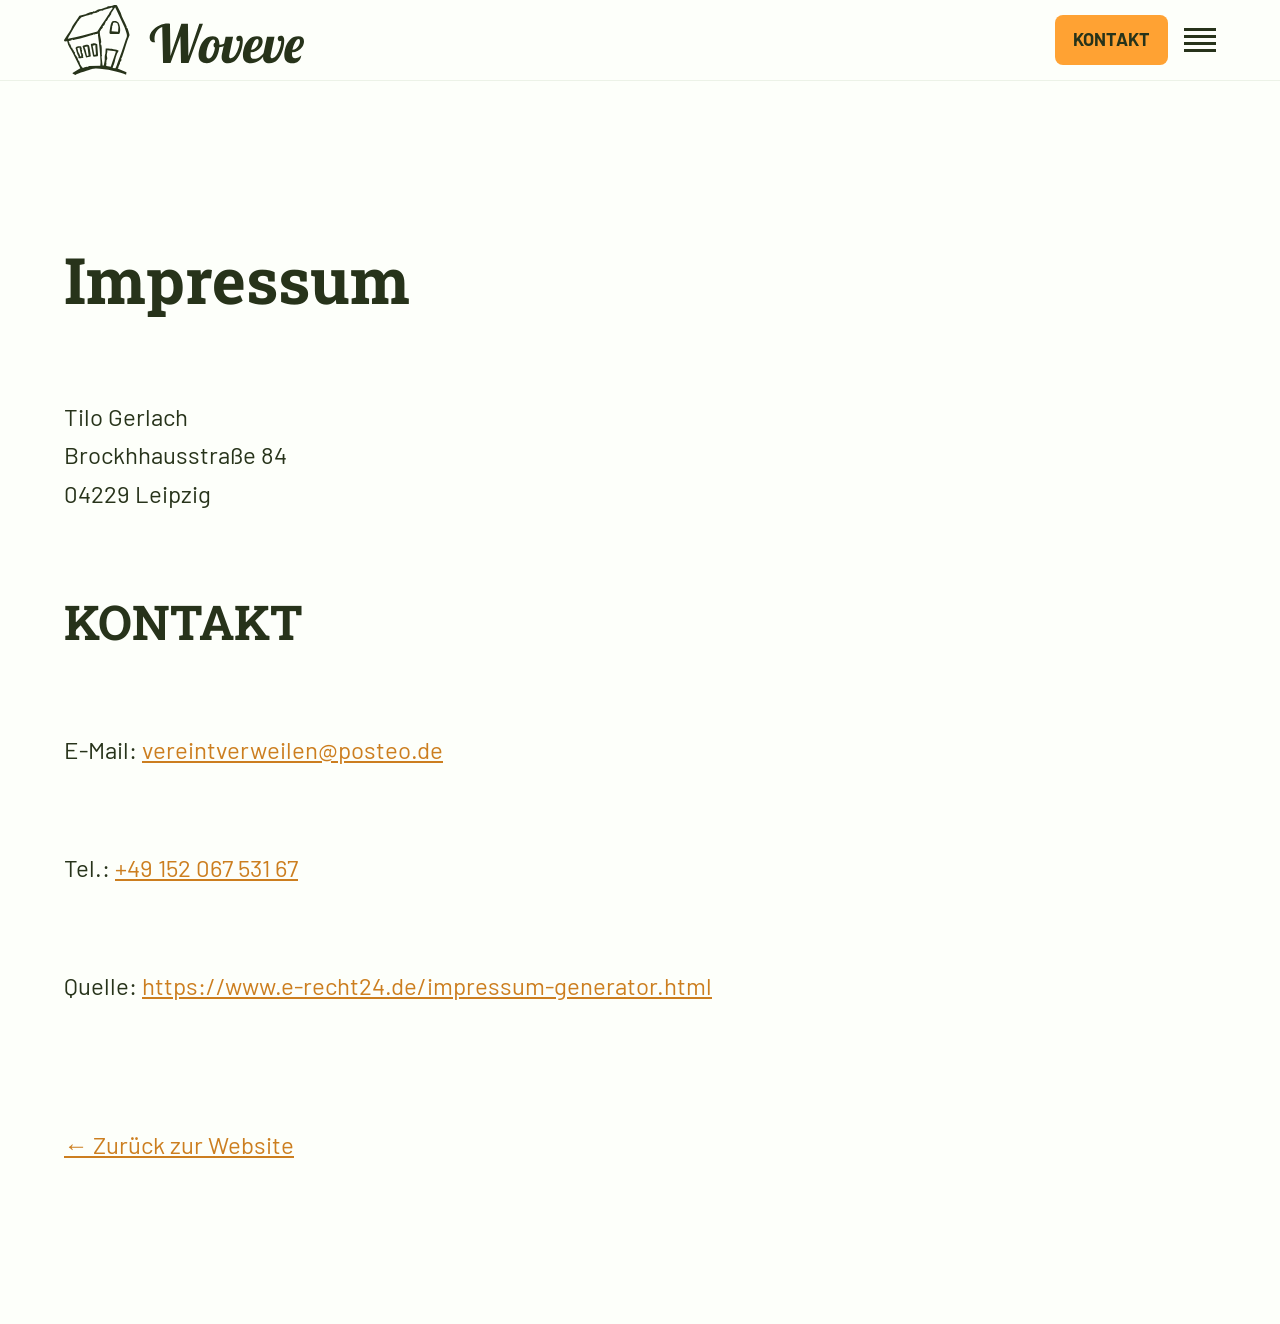
<file: impressum.html>
<!doctype html>
<html lang="de">
  <head>
    <meta charset="UTF-8" />
    <meta name="viewport" content="width=device-width, initial-scale=1.0" />

    <title>Impressum – Vereint Verweilen</title>

    <link rel="stylesheet" href="fonts/fonts.css" />
    <link rel="stylesheet" href="style.css" />
    <script src="script.js"></script>
  </head>

  <body>
    <header class="navigation">
      <div class="container">
        <a href="index.html">
          <img src="images/logo-woveve.svg" alt="Woveve Logo" />
        </a>

        <nav>
          <ul>
            <li><a href="index.html#project">Projekt</a></li>
            <li><a href="index.html#why-now">Warum jetzt?</a></li>
            <li><a href="index.html#offer">Angebot</a></li>
            <li><a href="index.html#impact">Wirkung</a></li>
            <li><a href="index.html#team">Über uns</a></li>
            <li><a href="index.html#support">Unterstützung</a></li>
          </ul>
        </nav>

        <a href="index.html#contact" class="button">Kontakt</a>

        <button class="menu-toggle" type="button" aria-label="Menü öffnen">
          <span></span>
          <span></span>
          <span></span>
          <span></span>
        </button>
      </div>
    </header>

    <section class="legal-text">
      <div class="container info-page">
        <h1>Impressum</h1>

        <p>
          Tilo Gerlach<br />
          Brockhhausstraße 84<br />
          04229 Leipzig
        </p>

        <h2>Kontakt</h2>

        <p>
          E-Mail:
          <a href="mailto:vereintverweilen@posteo.de">vereintverweilen@posteo.de</a>
        </p>

        <p>
          Tel.:
          <a href="tel:+4915206753167">+49 152 067 531 67 </a>
        </p>

        <p>
          Quelle:
          <a href="https://www.e-recht24.de/impressum-generator.html">
            https://www.e-recht24.de/impressum-generator.html
          </a>
        </p>

        <a class="back-link" href="index.html"> ← Zurück zur Website </a>
      </div>
    </section>
  </body>
</html>
</file>
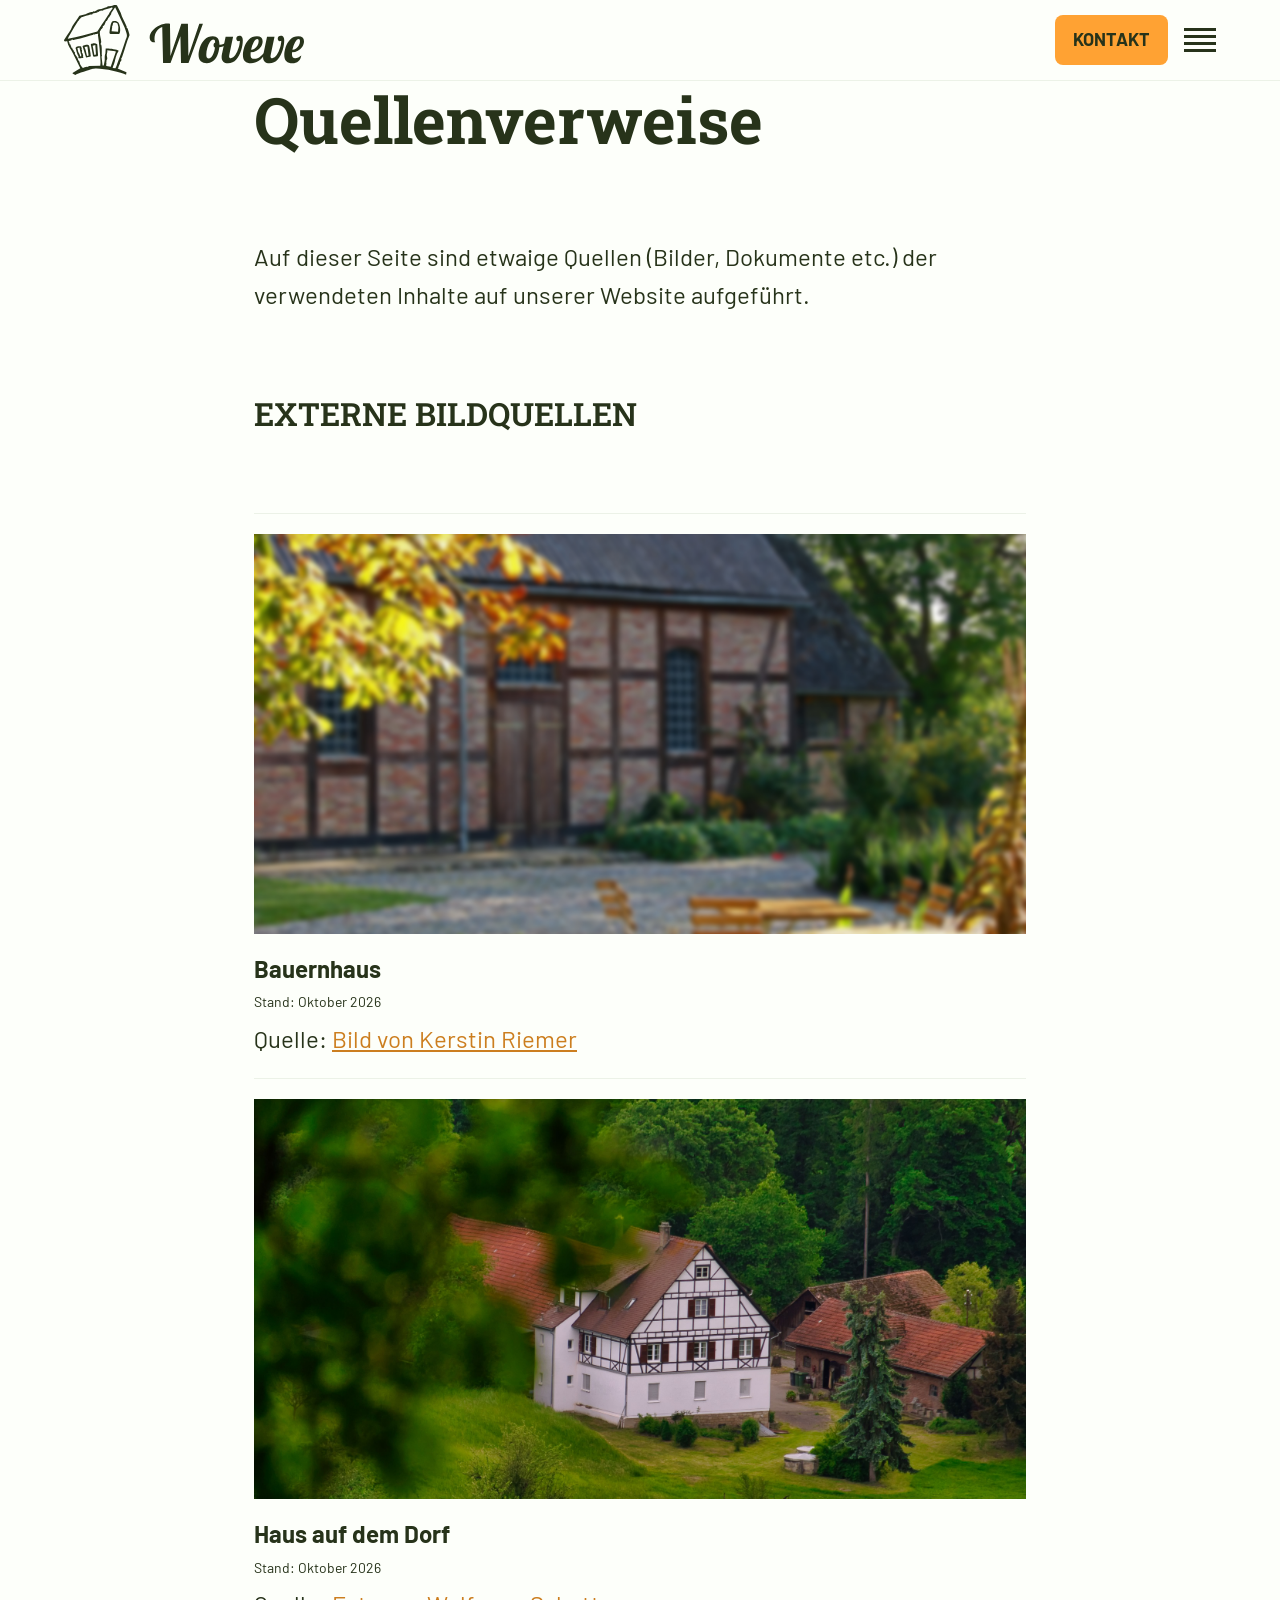
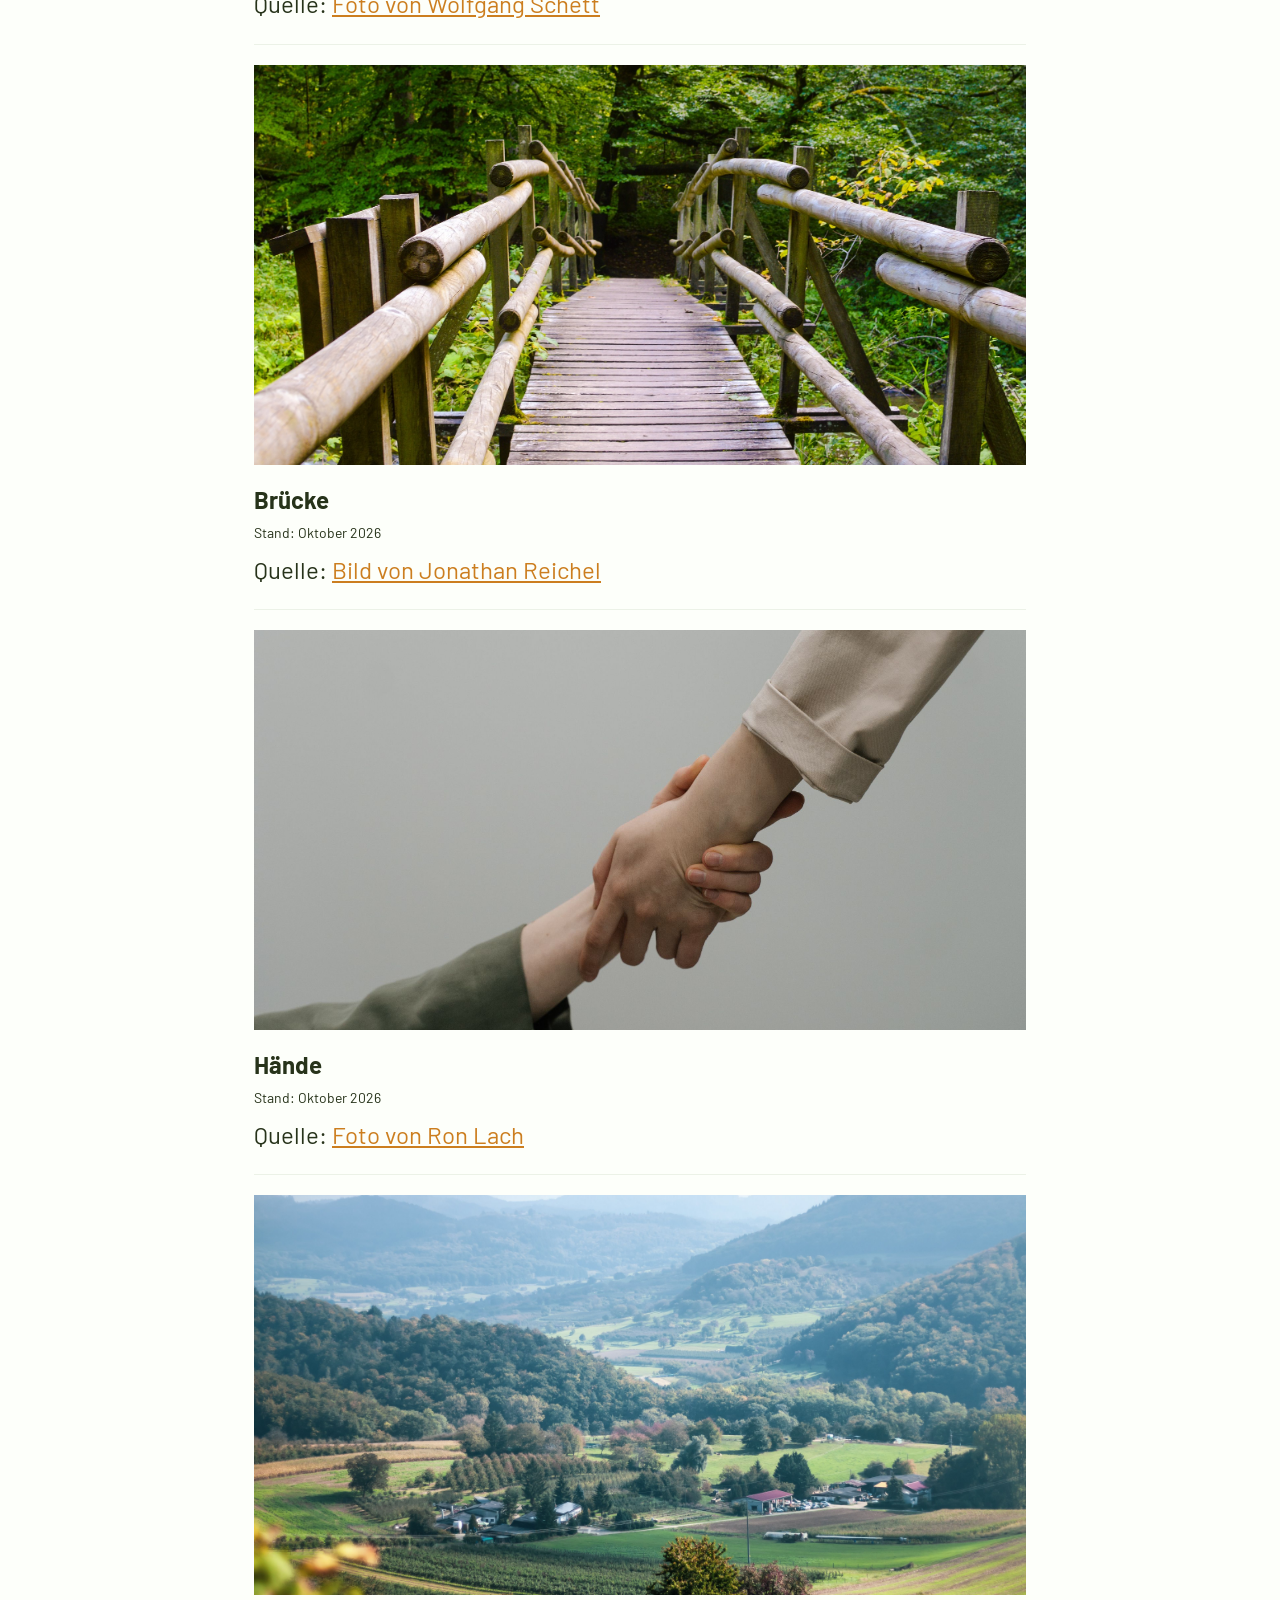
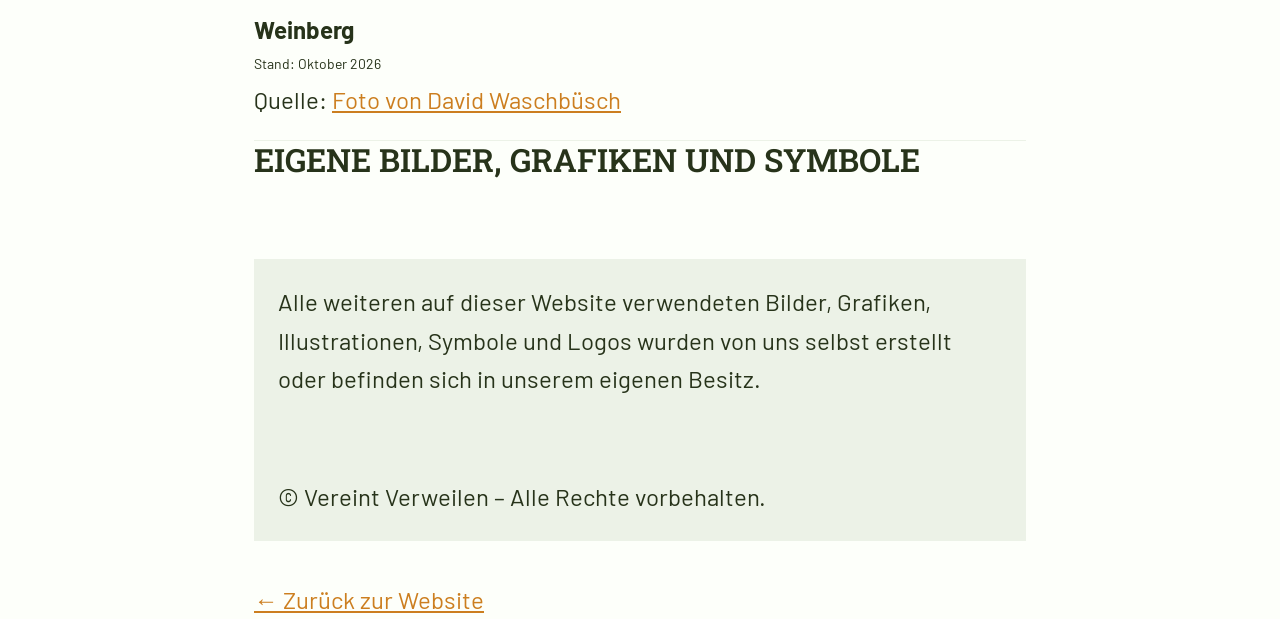
<file: quellenverweise.html>
<!DOCTYPE html>
<html lang="de">
<head>
  <meta charset="UTF-8" />
  <meta name="viewport" content="width=device-width, initial-scale=1.0" />

  <title>Quellenverweise – Vereint Verweilen</title>

  <link rel="stylesheet" href="fonts/fonts.css" />
  <link rel="stylesheet" href="style.css" />
  <script src="script.js"></script>

  </head>

<body>

<header class="navigation">
  <div class="container">
    <a href="index.html">
      <img src="images/logo-woveve.svg" alt="Woveve Logo" />
    </a>

    <nav>
      <ul>
        <li><a href="index.html#project">Projekt</a></li>
        <li><a href="index.html#why-now">Warum jetzt?</a></li>
        <li><a href="index.html#offer">Angebot</a></li>
        <li><a href="index.html#impact">Wirkung</a></li>
        <li><a href="index.html#team">Über uns</a></li>
        <li><a href="index.html#support">Unterstützung</a></li>
      </ul>
    </nav>

    <a href="index.html#contact" class="button">Kontakt</a>
            <button class="menu-toggle" type="button" aria-label="Menü öffnen">
          <span></span>
          <span></span>
          <span></span>
          <span></span>
        </button>
  </div>
</header>

  <main>
    <div class="container sources">

      <h1>Quellenverweise</h1>

      <p>
        Auf dieser Seite sind etwaige Quellen (Bilder, Dokumente etc.) der
        verwendeten Inhalte auf unserer Website aufgeführt.
      </p>


      <h3>Externe Bildquellen</h3>

      <ul>

        <li>
          <img
            src="images/bauernhaus.jpg"
            alt="Bauernhaus"
          />

          <strong>Bauernhaus</strong>

          <span class="timestamp">Stand: Oktober 2026</span>

          <span>
            Quelle:
            <a href="https://pixabay.com/de/photos/fachwerk-bauernhaus-geb%C3%A4ude-4550770/">
              Bild von Kerstin Riemer
            </a>
          </span>
        </li>


        <li>
          <img
            src="images/hero-haus-auf-dem-dorf.jpg"
            alt="Haus auf dem Dorf"
          />

          <strong>Haus auf dem Dorf</strong>

          <span class="timestamp">Stand: Oktober 2026</span>

          <span>
            Quelle:
            <a href="https://www.pexels.com/de-de/foto/dorf-gebaude-baume-gras-12247427/">
              Foto von Wolfgang Schett
            </a>
          </span>
        </li>


        <li>
          <img
            src="images/wirkung-foerderer-bruecke.jpg"
            alt="Brücke"
          />

          <strong>Brücke</strong>

          <span class="timestamp">Stand: Oktober 2026</span>

          <span>
            Quelle:
            <a href="https://pixabay.com/de/photos/br%C3%BCcke-holz-holzbr%C3%BCcke-natur-weg-2705973/">
              Bild von Jonathan Reichel
            </a>
          </span>
        </li>


        <li>
          <img
            src="images/wirkung-geldgeber-hand-halten.jpg"
            alt="Hände"
          />

          <strong>Hände</strong>

          <span class="timestamp">Stand: Oktober 2026</span>

          <span>
            Quelle:
            <a href="https://www.pexels.com/de-de/foto/personen-die-hande-halten-9463882/">
              Foto von Ron Lach
            </a>
          </span>
        </li>


        <li>
          <img
            src="images/wirkung-kommunen-weinberg.jpg"
            alt="Weinberg"
          />

          <strong>Weinberg</strong>

          <span class="timestamp">Stand: Oktober 2026</span>

          <span>
            Quelle:
            <a href="https://www.pexels.com/de-de/foto/landschaft-natur-wolken-landwirtschaft-10103089/">
              Foto von David Waschbüsch
            </a>
          </span>
        </li>

      </ul>


      <h3>Eigene Bilder, Grafiken und Symbole</h3>

      <div class="copyright-notice">

        <p>
          Alle weiteren auf dieser Website verwendeten Bilder, Grafiken,
          Illustrationen, Symbole und Logos wurden von uns selbst erstellt
          oder befinden sich in unserem eigenen Besitz.
        </p>

        <p>
          © Vereint Verweilen – Alle Rechte vorbehalten.
        </p>

      </div>


      <a class="back-link" href="index.html">
        ← Zurück zur Website
      </a>

    </div>
  </main>

</body>
</html>
</file>
<file: fonts/fonts.css>
@font-face {
    font-family: 'Barlow';
    src: url('barlow-v13-latin-regular.woff2') format('woff2');
    font-weight: 400;
    font-style: normal;
    font-display: swap;
}

@font-face {
    font-family: 'Barlow';
    src: url('barlow-v13-latin-500.woff2') format('woff2');
    font-weight: 500;
    font-style: normal;
    font-display: swap;
}

@font-face {
    font-family: 'Barlow';
    src: url('barlow-v13-latin-700.woff2') format('woff2');
    font-weight: 700;
    font-style: normal;
    font-display: swap;
}

/* ---------- Roboto Slab (Überschriften) ---------- */
@font-face {
    font-family: 'Roboto Slab';
    src: url('roboto-slab-v36-latin-600.woff2') format('woff2');
    font-weight: 600;
    font-style: normal;
    font-display: swap;
}

@font-face {
    font-family: 'Roboto Slab';
    src: url('roboto-slab-v36-latin-700.woff2') format('woff2');
    font-weight: 700;
    font-style: normal;
    font-display: swap;
}
</file>
<file: style.css>
/* ===== Variables ===== */
:root {
  --light: #FDFFFA;
  --light-secondary: #ECF2E7;
  --dark: #27331A;
  --orange: #FFA233;
  --orange-hover: #CC7E1F;

  --page-padding: 18px;
  --column-count: 4;
  --column-gap: 16px;
  --section-spacing: 80px;
  --heading-spacing: 40px;
  --title-spacing: 20px;
  --text-spacing: 40px;
  --box-padding: 20px;

  --heading-font: 'Roboto Slab', 'Comic Sans MS', sans-serif;
  --text-font: 'Barlow', 'Impact', sans-serif;
}

@media (min-width: 768px) {
  :root {
    --page-padding: 40px;
    --column-count: 8;
    --column-gap: 24px;
  }
}

@media (min-width: 1200px) {
  :root {
    --page-padding: 64px;
    --column-count: 12;
    --column-gap: 32px;
    --section-spacing: 160px;
    --heading-spacing: 80px;
    --title-spacing: 40px;
    --text-spacing: 80px;
  }
}


/* ===== Base ===== */
* {
  box-sizing: border-box;
  margin: 0;
  padding: 0;
}

html {
  scroll-behavior: smooth;
  scroll-padding-top: 80px;
}

body {
  font-family: var(--text-font);
  font-size: 17px;
  line-height: 1.6;
  font-weight: 400;
  color: var(--dark);
  background: var(--light);
}

img {
  max-width: 100%;
  display: block;
}

a {
  color: var(--orange-hover);
}

ul {
  list-style: none;
}

h1,
h2,
h3,
.title {
  font-family: var(--heading-font);
  line-height: 1.2;
}

h1 {
  font-size: 32px;
  font-weight: 700;
  margin-bottom: var(--heading-spacing);
}

h2 {
  font-size: 28px;
  font-weight: 700;
  margin-bottom: var(--heading-spacing);
  text-align: center;
  text-transform: uppercase;
}

h3 {
  font-size: 24px;
  font-weight: 600;
  margin-top: auto;
  margin-bottom: var(--heading-spacing);
  text-transform: uppercase;
}

.title {
  font-size: 22px;
  font-weight: 600;
  line-height: 1.4;
  margin-bottom: var(--title-spacing);
}

.lead {
  font-size: 18px;
  font-weight: 500;
  margin-bottom: var(--text-spacing);
}

.highlight {
  font-size: 16px;
  font-weight: 700;
}

.small {
  font-size: 14px;
  font-weight: 500;
  line-height: 1.2;
}

p {
  margin-bottom: var(--text-spacing);
}

p:last-child {
  margin-bottom: 0;
}

@media (min-width: 768px) {
  body {
    font-size: 24px;
  }

  h1 {
    font-size: 64px;
  }

  h2 {
    font-size: 48px;
  }

  h3 {
    font-size: 32px;
  }

  .title {
    font-size: 24px;
  }

  .lead {
    font-size: 22px;
  }

  .highlight {
    font-size: 18px;
  }

  .small {
    font-size: 20px;
  }
}


/* ===== Layout ===== */
.container {
  max-width: 1440px;
  margin: 0 auto;
  padding: 0 var(--page-padding);
}

section {
  padding: var(--section-spacing) 0;
}

section.light-secondary {
  background: var(--light-secondary);
}

section.overview {
  padding: calc(var(--section-spacing) / 2) 0;
  padding-bottom: calc(var(--section-spacing) / 2 + 40px);
}

.grid {
  display: grid;
  grid-template-columns: repeat(var(--column-count), 1fr);
  gap: var(--column-gap);
}

.grid>* {
  grid-column: 1 / -1;
}


/* ===== Buttons ===== */
.button {
  display: inline-block;
  background: var(--orange);
  color: var(--dark);
  font-weight: 700;
  line-height: 1.2;
  text-transform: uppercase;
  text-decoration: none;
  padding: 6px 28px;
  border-radius: 8px;
}

.button:hover,
.button:focus {
  background: var(--orange-hover);
}


/* ===== Navigation ===== */

.navigation {
  position: sticky;
  top: 0;
  z-index: 10;
  background: var(--light);
  border-bottom: 1px solid var(--light-secondary);
}

.navigation .container {
  position: relative;
  display: flex;
  align-items: center;
  height: 65px;
}

.navigation img {
  height: 40px;
  width: auto;
}

.navigation nav {
  position: absolute;
  top: 65px;
  right: var(--page-padding);
  width: max-content;
  min-width: 220px;
  display: none;
  padding: 24px;
  background: var(--light);
  border-bottom: 1px solid var(--light-secondary);
}

.navigation nav.is-open {
  display: block;
}

.navigation ul {
  display: flex;
  flex-direction: column;
  gap: 20px;
}

.navigation ul a {
  color: var(--dark);
  text-decoration: none;
  font-weight: 500;
  font-size: 15px;
  line-height: 1.2;
}

.navigation ul a:hover {
  color: var(--orange-hover);
}

.navigation .button {
  margin-left: auto;
  padding: 8px 11px;
  font-size: 12px;
}

.menu-toggle {
  display: flex;
  flex-direction: column;
  justify-content: space-between;
  width: 32px;
  height: 24px;
  padding: 0;
  margin-left: 16px;
  border: 0;
  background: none;
  cursor: pointer;
}

.menu-toggle span {
  display: block;
  width: 100%;
  height: 3px;
  background: var(--dark);
}

@media (min-width: 768px) {

  .navigation ul a {
    font-size: 20px;
  }

  .navigation .container {
    height: 72px;
  }

  .navigation img {
    height: 55px;
  }

  .navigation .button {
    padding: 10px 14px;
    font-size: 15px;
  }

  .navigation nav {
    top: 72px;
  }
}

@media (min-width: 1200px) {
  .navigation ul a {
    font-size: 22px;
  }

  .navigation .container {
    height: 80px;
  }

  .navigation img {
    height: 70px;
  }

  .navigation .button {
    padding: 14px 18px;
    font-size: 18px;
  }

  .navigation nav {
    top: 80px;
    right: var(--page-padding);
  }
}


/* ===== Hero ===== */
.hero {
  min-height: 595px;
  display: flex;
  background: linear-gradient(rgba(48, 65, 34, 0.65), rgba(13, 17, 9, 0.65)), url("images/hero-haus-auf-dem-dorf.jpg") center / cover;
  color: var(--light);
  text-align: center;
  padding: 10px 0 24px;
}

.hero .container {
  width: 100%;
  display: flex;
  flex-direction: column;
  justify-content: space-between;
}

.hero-top {
  margin-top: 5px;
}

.hero-bottom {
  margin-bottom: 10px;
}

.hero .lead {
  font-size: 16px;
  margin-bottom: 10px;
}

.hero p:not(.lead) {
  max-width: 900px;
  margin: 0 auto 20px;
}


/* ===== Overview ===== */
.overview .grid>div {
  grid-column: span 2;
  text-align: center;
}

.overview img {
  width: 100px;
  height: 100px;
  margin: 10px auto 10px;
}

.overview .title {
  margin-bottom: 0;
  line-height: 1.4;
}

@media (min-width: 768px) {
  .overview .grid>div {
    grid-column: span 2;
  }
}

@media (min-width: 1200px) {
  .overview .grid>div {
    grid-column: span 3;
  }
}


/* ===== Two-column Layout ===== */
.two-column {
  display: grid;
  grid-template-columns: 1fr;
  gap: var(--column-gap);
  align-items: start;
}

.text-box {
  background: var(--dark);
  color: var(--light);
  padding: var(--box-padding);
}

.text-box h3 {
  font-size: 22px;
  margin-bottom: var(--title-spacing);
}

.text-box p {
  margin-bottom: 0;
}

.concept li {
  padding-left: 1.2em;
  text-indent: -0.5em;
  margin-bottom: 8px;
  line-height: 1.6;
}

.concept li::before {
  content: "• ";
}

.concept li strong {
  font-weight: 700;
}

@media (min-width: 768px) and (max-width: 1199px) {
  #offer .two-column img {
    width: 75%;
    margin: 0 auto;
  }
}

@media (min-width: 1200px) {
  .two-column {
    grid-template-columns: 1fr 1fr;
  }

  #offer .two-column {
    align-items: center;
  }

  #offer .two-column>p {
    margin-bottom: 0;
  }

  #offer .two-column img {
    width: 70%;
    margin: 0 auto;
  }
}

/* ===== Impact Cards ===== */
.card {
  background: var(--dark);
  color: var(--light);
}

.card img {
  width: 100%;
  height: 200px;
  object-fit: cover;
}

.card details > div {
  padding: 0 var(--box-padding) var(--box-padding);
}

.card summary {
  padding: var(--box-padding);
  font-family: var(--heading-font);
  font-size: 22px;
  font-weight: 600;
  line-height: 1.4;
  text-transform: uppercase;
  cursor: pointer;
}

.card li {
  line-height: 1.5;
  margin-bottom: 6px;
  padding-left: 1em;
  position: relative;
}

.card li::before {
  content: "•";
  position: absolute;
  left: 0;
}

@media (min-width: 768px) {
  .card {
    grid-column: span 4;
  }

  .card summary {
    list-style: none;
    cursor: default;
    pointer-events: none;
  }

  .card summary::-webkit-details-marker {
    display: none;
  }
}


/* ===== Image Banner / CTA ===== */
.banner {
  padding: 30px 0;
  background:
    linear-gradient(rgba(13, 17, 9, 0.65), rgba(13, 17, 9, 0.65)),
    url("images/bauernhaus.jpg") center / cover;
  color: var(--light);
  text-align: center;
}

.banner p {
  max-width: 900px;
  margin: 0 auto var(--text-spacing);
}


/* ===== Team ===== */
.team {
  text-align: center;
}

.team .grid {
  margin-top: var(--text-spacing);
  row-gap: 40px;
}

.team .person {
  grid-column: 1 / -1;
}

.team .person img {
  width: 160px;
  height: 160px;
  object-fit: cover;
  border-radius: 50%;
  border: 4px solid var(--dark);
  margin: 0 auto 8px;
}

.team .role {
  font-weight: 700;
  text-transform: uppercase;
  line-height: 1.4;
}

.team .quote {

  line-height: 1.4;
  font-style: italic;
  margin-top: 8px;
}

.team p {
  margin: 0;
}

.skills {
  background: var(--dark);
  color: var(--light);
  padding: var(--box-padding) var(--page-padding);
  margin-top: var(--text-spacing);
}

.skills ul {
  display: flex;
  flex-wrap: wrap;
  justify-content: center;
  gap: 8px 32px;
  max-width: 1440px;
  margin: 0 auto;
}

.skills li {
  font-weight: 700;
  text-transform: uppercase;
  line-height: 1.6;
}

@media (min-width: 768px) {
  .team .person {
    grid-column: span 4;
  }
}

@media (min-width: 1200px) {
  .team .person {
    grid-column: span 3;
  }
}


/* ===== Support ===== */
.support .grid>div {
  text-align: center;
}

.support .title {
  text-transform: uppercase;
  margin-bottom: 0;
}

@media (min-width: 1200px) {
  .support .grid>div {
    grid-column: span 6;
  }
}


/* ===== Contact ===== */
.contact-layout {
  display: flex;
  flex-direction: column;
  gap: var(--text-spacing);
}

.contact-text {
  text-align: center;
}

.contact-box {
  display: flex;
  flex-direction: row;
  justify-content: center;
  align-items: center;
  gap: var(--column-gap);
  text-align: left;
}

.contact-box img {
  width: 80px;
  height: 80px;
  border-radius: 50%;
  border: 3px solid var(--dark);
  object-fit: cover;
}

@media (min-width: 768px) {
  .contact-layout {
    flex-direction: row;
    align-items: center;
    gap: var(--column-gap);
  }

  .contact-text {
    flex: 1;
    text-align: left;
  }

  .contact-box {
    flex: 0 0 auto;
  }
}


/* ===== Footer ===== */
footer {
  background: var(--dark);
  color: var(--light);
  text-align: center;
  padding: 40px 0 40px;
}

footer img {
  height: 64px;
  width: auto;
  margin: 0 auto 24px;
}

footer a {
  color: var(--light);
}

footer ul {
  display: flex;
  flex-direction: column;
  gap: 4px;
  margin-bottom: 24px;
}

footer p {
  margin: 0;
  line-height: 1.4;
}


/* ===== Sources ===== */

.sources {
  max-width: 900px;
  margin: 0 auto;
}

.sources ul {
  list-style: none;
}

.sources li {
  padding: 20px 0;
  border-bottom: 1px solid var(--light-secondary);
}

.sources li:first-child {
  border-top: 1px solid var(--light-secondary);
}

.sources strong {
  display: block;
  margin-bottom: 4px;
}

.sources img {
  width: 100%;
  max-height: 400px;
  object-fit: cover;
  margin-bottom: 16px;
}

.sources .timestamp {
  display: block;
  font-size: 14px;
  line-height: 1.4;
  margin-bottom: 8px;
}

.copyright-notice {
  margin-top: 40px;
  padding: 24px;
  background: var(--light-secondary);
}

.back-link {
  display: inline-block;
  margin-top: 40px;
}

/* ===== Information pages ===== */

.info-page h1,
.info-page h2,
.info-page h3 {
  text-align: left;
}
</file>
